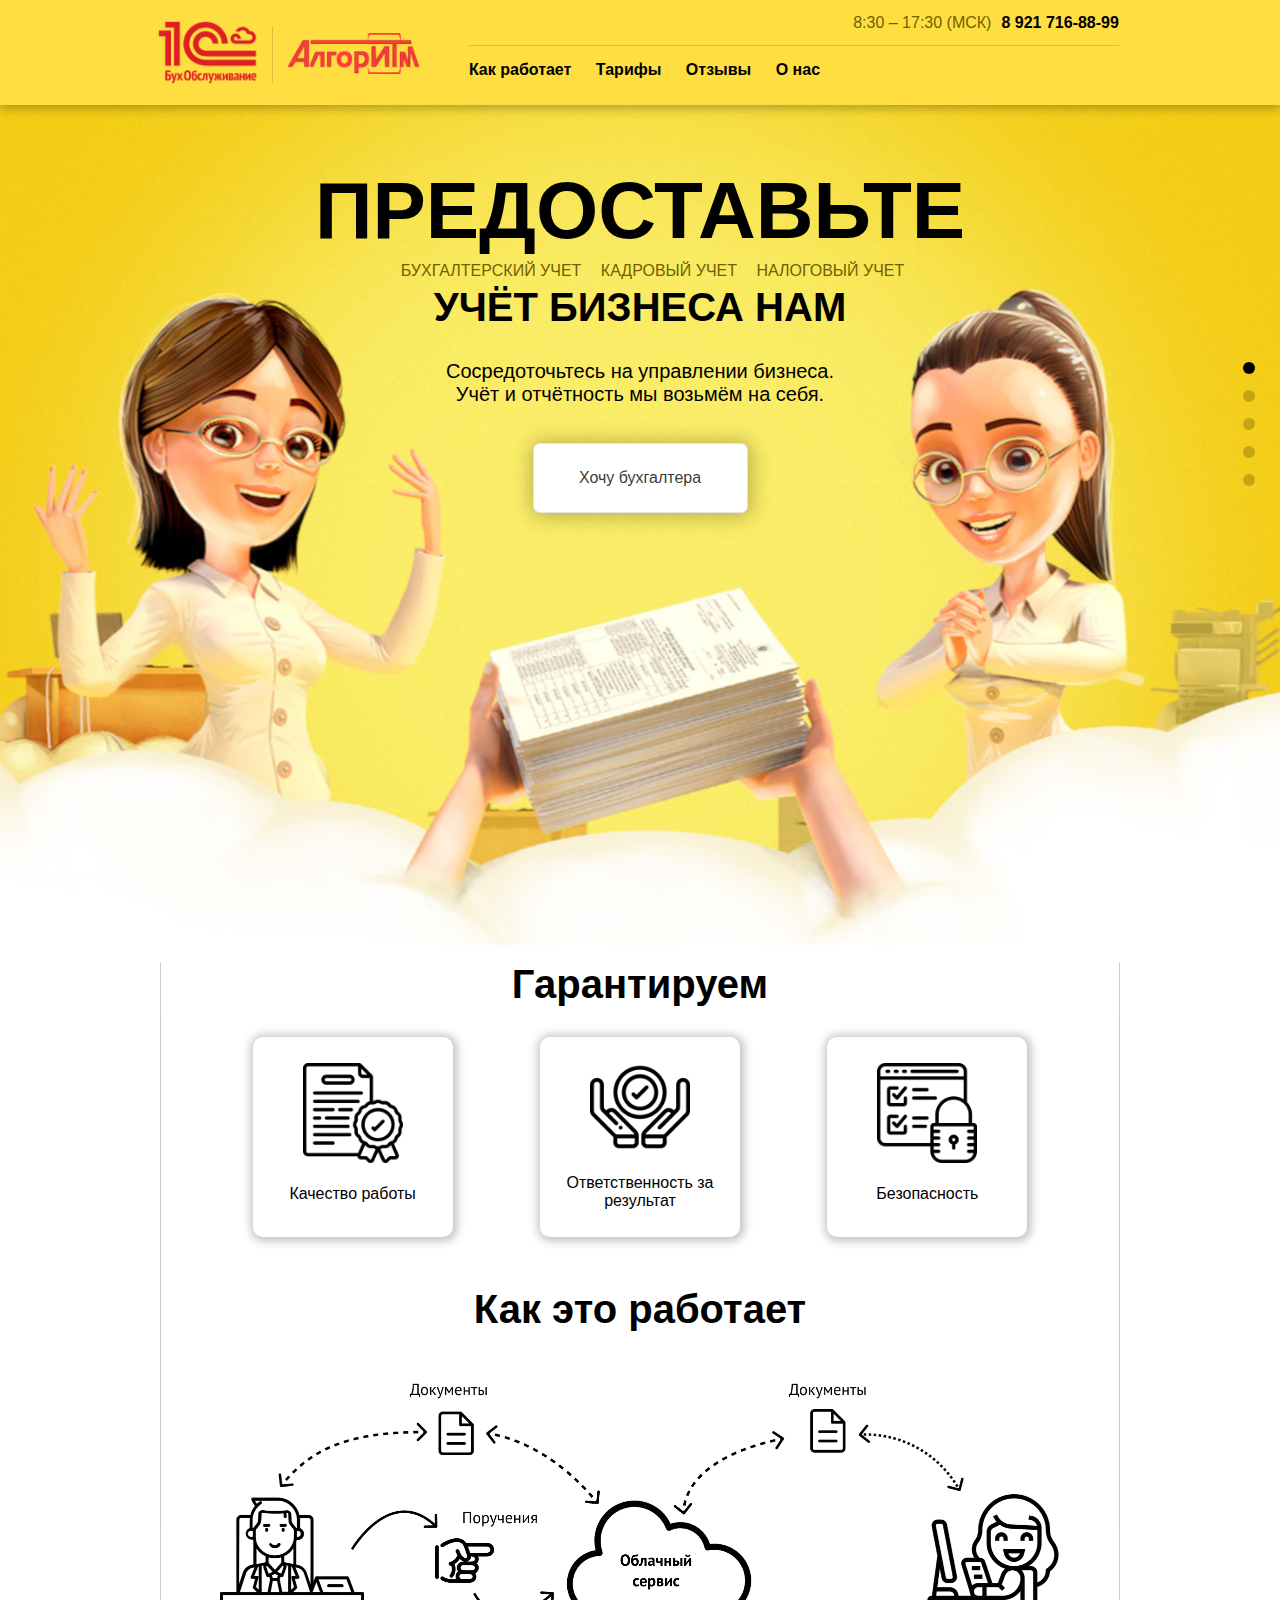
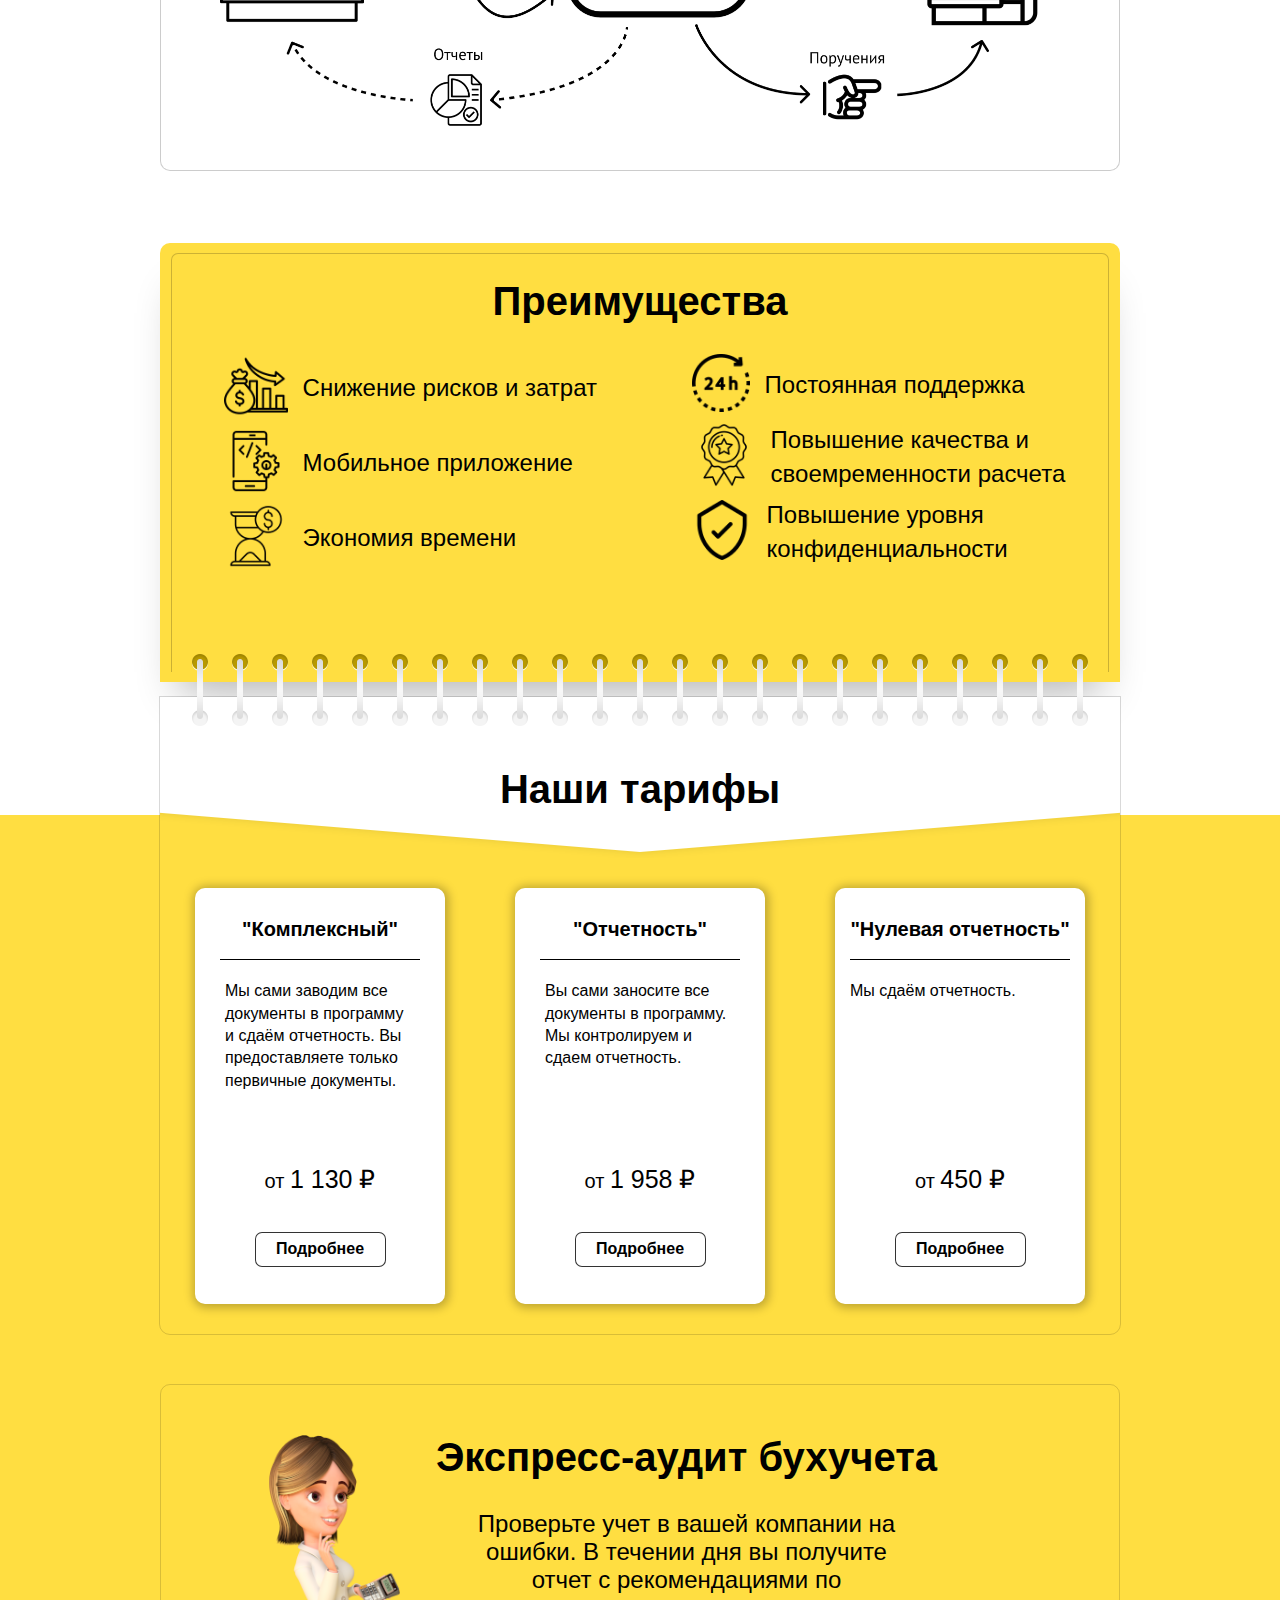
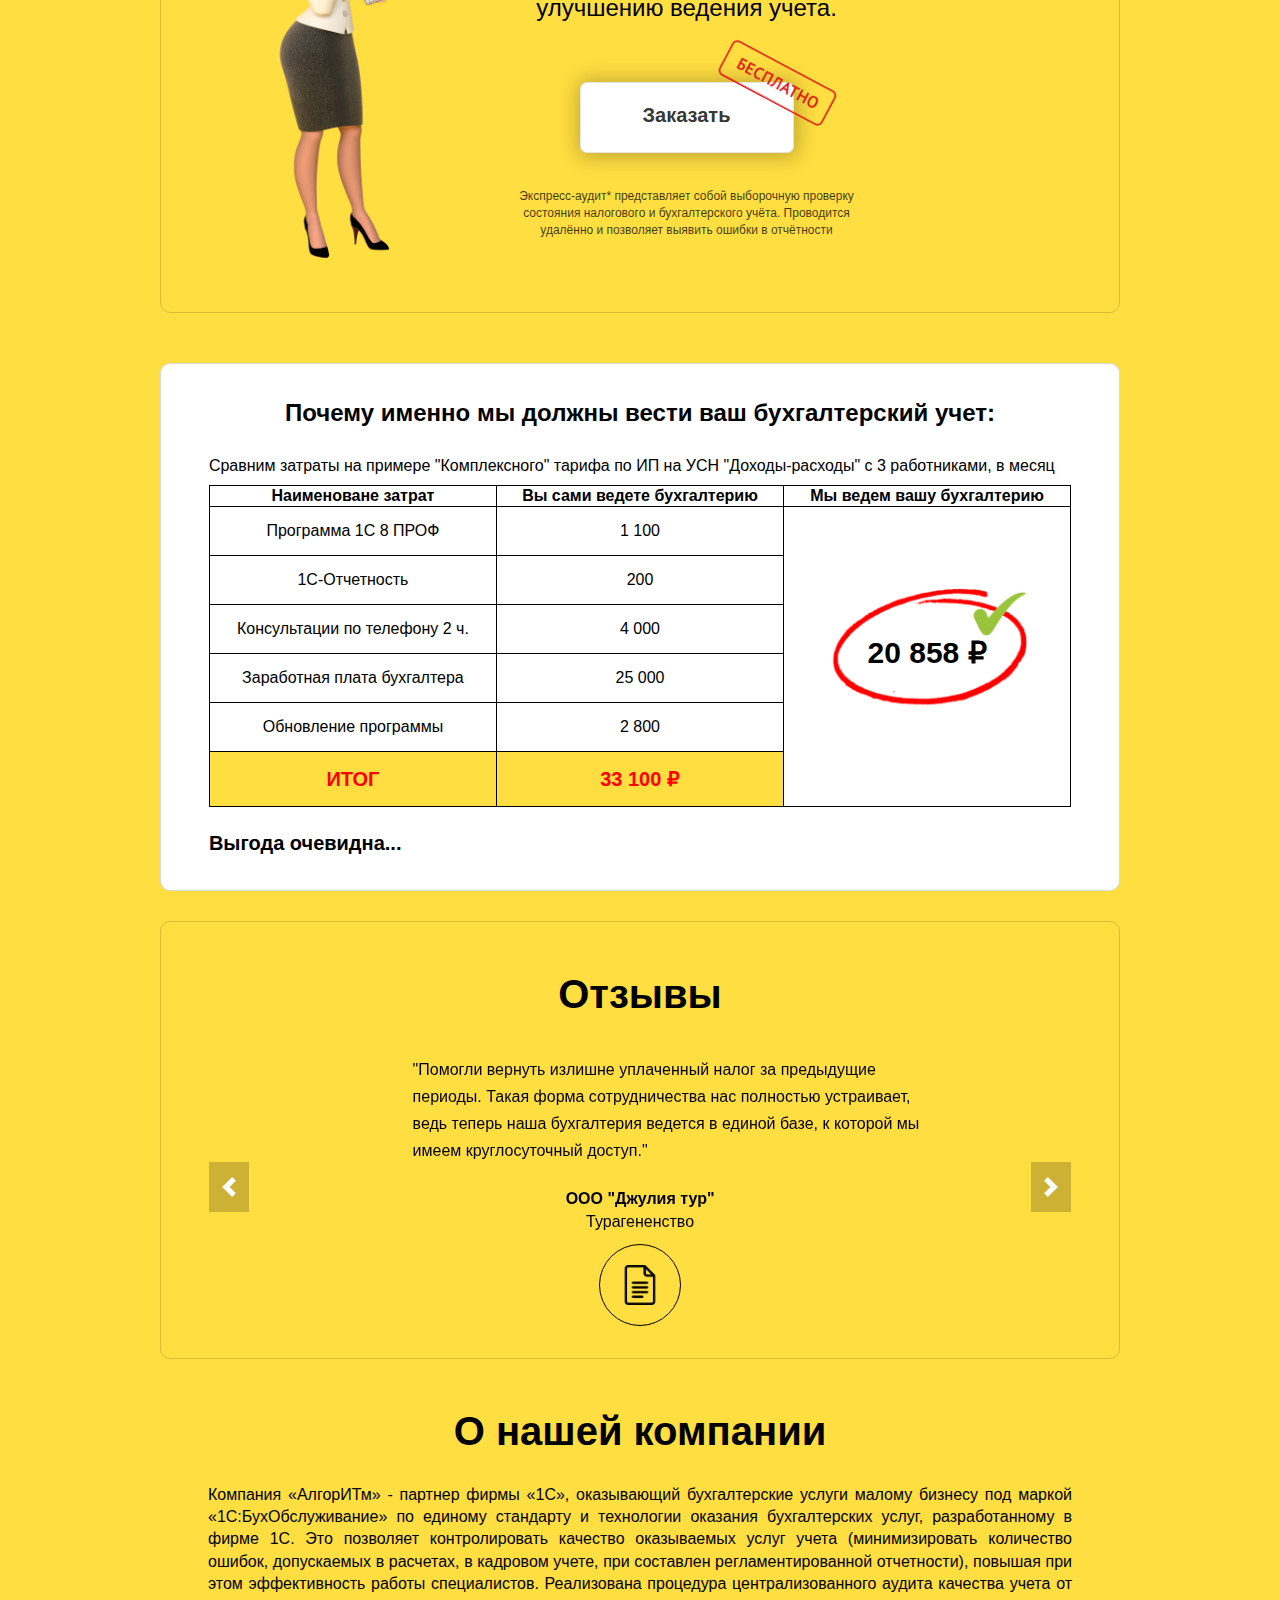
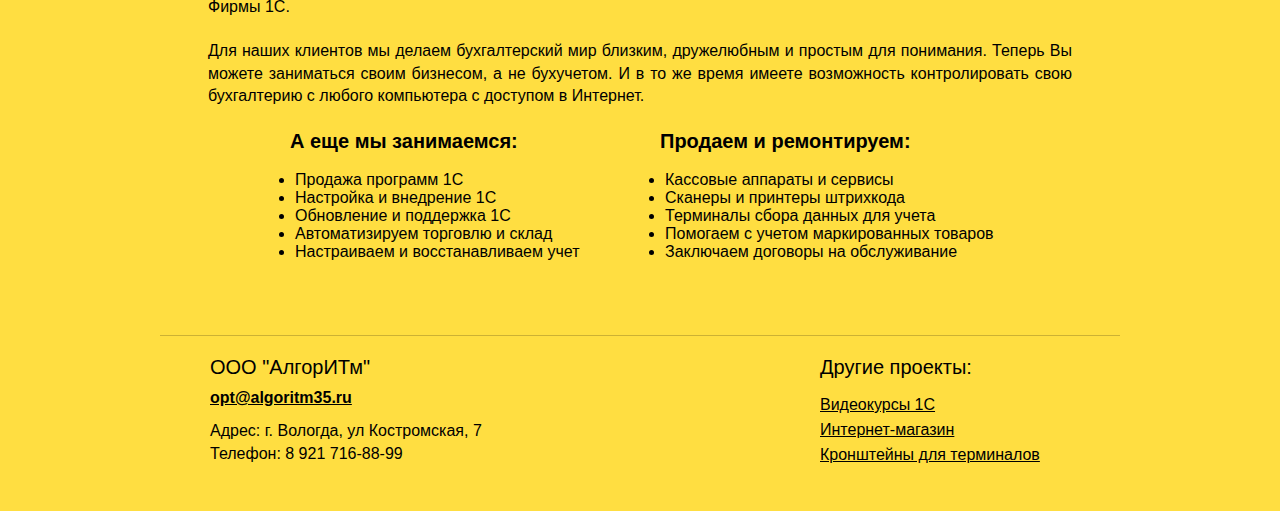
<file: index.html>
<!DOCTYPE html>
<html lang="ru">
  <head>
    <meta charset="UTF-8" />
    <meta http-equiv="X-UA-Compatible" content="IE=edge" />
    <meta name="viewport" content="width=device-width, initial-scale=1.0" />
    <link rel="stylesheet" href="./styles/style.css" />
    <link rel="stylesheet" href="./styles/itc-slider.css" />
    <link rel="shortcut icon" href="./img/logo/favicon.ico" type="image/png" />
    <script src="./itc-slider.js" defer></script>
    <title>Главная страница</title>
  </head>

  <body class="body">
    <div class="header" id="main-anchor">
      <a href="./index.html" style="text-decoration: none">
        <div class="logo-container">
          <div class="1c-logo">
            <img
              src="./img/logo/red_on_white_sized_3-update.png"
              alt="Логитип 1с"
              class="img-1c"
            />
          </div>
          <div class="algotitm-logo">
            <img
              src="./img/logo/algoritmlogored-update.png"
              alt="Логитип АлгорИТм"
              class="img-algoritm"
            />
          </div>
        </div>
      </a>
      <div class="info-container">
        <div class="info-container-top">
          <div class="info-container-top-logo-container">
            <div class="1c-logo">
              <img
                src="./img/logo/red_on_white_sized_3-update.png"
                alt="Логитип 1с"
                class="img-1c"
              />
            </div>
            <div class="algotitm-logo">
              <img
                src="./img/logo/algoritmlogored-update.png"
                alt="Логитип АлгорИТм"
                class="img-algoritm"
              />
            </div>
          </div>
          <div class="info-container-top-text">
            <p class="additional-text mrgn10">8:30 – 17:30 (МСК)</p>
            <p class="bold">8 921 716-88-99</p>
          </div>
        </div>
        <div class="info-container-bot">
          <a href="#pluses" class="links bold">Как работает</a>
          <a href="#tarif-anchor" class="links bold">Тарифы</a>
          <a href="#reviews-anchor" class="links bold">Отзывы</a>
          <a href="#about-us-anchor" class="links bold" style="margin: 0"
            >О нас</a
          >
        </div>
      </div>
    </div>
    <div class="right-anchors-container">
      <ul>
        <li class="li-m">
          <div class="block-anchor">
            <a class="hover active" href="#main-anchor"></a>
            <span class="hidden">Главная</span>
          </div>
        </li>
        <li class="li-m">
          <div class="block-anchor">
            <a class="hover unactive" href="#pluses"></a>
            <span class="hidden">Плюсы</span>
          </div>
        </li>
        <li class="li-m">
          <div class="block-anchor">
            <a class="hover unactive" href="#tarif-anchor"></a>
            <span class="hidden">Тарифы</span>
          </div>
        </li>
        <li class="li-m">
          <div class="block-anchor">
            <a class="hover unactive" href="#audit-anchor"></a>
            <span class="hidden">Аудит</span>
          </div>
        </li>
        <li class="li-m">
          <div class="block-anchor">
            <a class="hover unactive" href="#reviews-anchor"></a>
            <span class="hidden">Отзывы</span>
          </div>
        </li>
      </ul>
    </div>
    <div class="main-content">
      <div class="bgimage center-text">
        <h1>Предоставьте</h1>
        <ul class="ulh">
          <li class="additional-text lih">БУХГАЛТЕРСКИЙ УЧЕТ</li>
          <li class="additional-text lih">КАДРОВЫЙ УЧЕТ</li>
          <li class="additional-text lih">НАЛОГОВЫЙ УЧЕТ</li>
        </ul>
        <h2 class="h2 zh2">УЧЁТ БИЗНЕСА НАМ</h2>
        <p class="header20">
          Сосредоточьтесь на управлении бизнеса.<br />
          Учёт и отчётность мы возьмём на себя.
        </p>
        <button class="btn" id="0" onclick="orderopn(this)">
          <div class="">Хочу бухгалтера</div>
        </button>
        <!-- The Modal -->
        <div id="myOrderModal" class="modal">
          <!-- Модальное содержание -->
          <div class="order-content">
            <div class="orderservice-container">
              <div class="order-header">
                <button class="close" onclick="ordercls(this)" id="0">
                  &times;
                </button>
                <h2 class="order-name">Заказать услугу</h2>
              </div>
              <div class="entry-field">
                <input name="name" placeholder="Ваше имя" class="field" />
                <input
                  name="telephone"
                  type="text"
                  placeholder="Ваш телефон*"
                  class="field"
                />
                <input
                  name="telephone"
                  type="text"
                  placeholder="Ваш E-mail"
                  class="field"
                />
                <div class="form-sobs">
                  <p class="type-of-ownership">
                    Укажите вашу форму собственности
                  </p>
                  <p style="padding-top: 5%">
                    <input
                      type="radio"
                      name="form"
                      id="answer1"
                      value="IP"
                      style="vertical-align: middle; margin: -2px 0 0 0"
                    />
                    <label for="answer1">ИП</label>
                  </p>
                  <p style="padding-top: 5%">
                    <input
                      type="radio"
                      name="form"
                      id="answer2"
                      value="OOO"
                      style="vertical-align: middle; margin: -2px 0 0 0"
                    />
                    <label for="answer2">ООО</label>
                  </p>
                </div>
                <div class="form-employe">
                  <p class="number-of-employees">Сколько у вас сотрудников?</p>
                  <p style="padding-top: 5%">
                    <input
                      type="radio"
                      name="number"
                      id="1"
                      value="no"
                      style="vertical-align: middle; margin: -2px 0 0 0"
                    />
                    <label for="answer1">Нет</label>
                  </p>
                  <p style="padding-top: 5%">
                    <input
                      type="radio"
                      name="number"
                      id="2"
                      value="do"
                      style="vertical-align: middle; margin: -2px 0 0 0"
                    />
                    <label for="answer2">До 10</label>
                  </p>
                  <p style="padding-top: 5%">
                    <input
                      type="radio"
                      name="number"
                      id="3"
                      value="bolee"
                      style="vertical-align: middle; margin: -2px 0 0 0"
                    />
                    <label for="answer2">Более 10</label>
                  </p>
                </div>
              </div>
              <div class="submit-an-application">
                <button class="submit-button">
                  <p>Отправить заявку</p>
                </button>
              </div>
            </div>
          </div>
        </div>
      </div>
      <div class="main-yellow-bg">
        <div class="main-content-wrapper pos">
          <div class="borderh" id="pluses">
            <div class="warranty mrgnblk">
              <h2 class="h2 v">Гарантируем</h2>
              <div class="block-container">
                <div class="block">
                  <img
                    src="./img/quality-update.png"
                    alt=""
                    class="warranty-img"
                  />
                  <div>Качество работы</div>
                </div>
                <div class="block">
                  <img
                    src="./img/responsibility-update.png"
                    alt=""
                    class="warranty-img2"
                  />
                  <div>
                    Ответственность за <br />
                    результат
                  </div>
                </div>
                <div class="block">
                  <img
                    src="./img/defense-update.png"
                    alt=""
                    class="warranty-img"
                  />
                  <div>Безопасность</div>
                </div>
              </div>
            </div>
            <div class="howitwork v">
              <h2 class="h2">Как это работает</h2>
              <img src="./img/howitwork.png" alt="" class="howitwork-img" />
            </div>
          </div>
          <div class="bloknot"></div>
          <div class="benefits">
            <div class="benefits-border">
              <h2 class="h2">Преимущества</h2>
              <div class="benefits-container">
                <div class="benefits-column-first">
                  <div class="risk-reduction">
                    <div class="benefits-img">
                      <img
                        src="./img/benefits/decline-update.png"
                        class="risk-img"
                      />
                    </div>
                    <div class="benefits-text">
                      <p class="benefits-text-p">Снижение рисков и затрат</p>
                    </div>
                  </div>
                  <div class="mobile-app">
                    <div class="benefits-img">
                      <img
                        src="./img/benefits/mobile-update.png"
                        class="mobile-img"
                      />
                    </div>
                    <div class="benefits-text">
                      <p class="benefits-text-p">Мобильное приложение</p>
                    </div>
                  </div>
                  <div class="time-saving">
                    <div class="benefits-img">
                      <img
                        src="./img/benefits/time-update.png"
                        class="time-img"
                      />
                    </div>
                    <div class="benefits-text">
                      <p class="benefits-text-p">Экономия времени</p>
                    </div>
                  </div>
                </div>
                <div class="benefits-column-second">
                  <div class="support">
                    <div class="benefits-img">
                      <img src="./img/benefits/24h-update.png" class="h-img" />
                    </div>
                    <div class="benefits-text">
                      <p class="benefits-text-p">Постоянная поддержка</p>
                    </div>
                  </div>
                  <div class="quality">
                    <div class="benefits-img">
                      <img
                        src="./img/benefits/quality2-update.png"
                        class="quality-img"
                      />
                    </div>
                    <div class="benefits-text">
                      <p class="benefits-text-p">
                        Повышение качества и своемременности расчета
                      </p>
                    </div>
                  </div>
                  <div class="promotion">
                    <div class="benefits-img">
                      <img
                        src="./img/benefits/shield-update.png"
                        class="shield-img"
                      />
                    </div>
                    <div class="benefits-text">
                      <p class="benefits-text-p">
                        Повышение уровня конфиденциальности
                      </p>
                    </div>
                  </div>
                </div>
              </div>
            </div>
          </div>
          <div class="tariffs" id="tarif-anchor">
            <h2 class="pdng nono">Наши тарифы</h2>
            <div class="yellow-arrow"></div>
            <div class="tariffs-container">
              <div class="tariffs-blocks">
                <div class="tariffs-blocks-header">"Комплексный"</div>
                <div class="tariffs-blocks-text">
                  Мы сами заводим все документы в программу и сдаём отчетность.
                  Вы предоставляете только первичные документы.
                </div>
                <div class="tariffs-blocks-price">от <b>1 130 ₽</b></div>
                <button
                  class="tariffs-blocks-button"
                  onclick="opn(this)"
                  id="0"
                >
                  Подробнее
                </button>
                <!-- The Modal -->
                <div id="myModal" class="modal">
                  <!-- Модальное содержание -->
                  <div class="modal-content">
                    <div class="modal-header">
                      <button class="close" onclick="gg(this)">&times;</button>
                      <h2 class="tariff_name">Тариф Комплексный</h2>
                    </div>
                    <div class="tariff_btn">
                      <button class="ip" onclick="ip(this)">ИП</button>
                      <button class="ooo" onclick="ooo(this)">ООО</button>
                    </div>
                    <div class="modal-body">
                      <div class="tables">
                        <div id="ip">
                          <div class="tables-ip-container-tarif-complex">
                            <table border="1" cellspacing="0">
                              <caption>
                                Индивидуальный предприниматель с сотрудниками
                              </caption>
                              <tr>
                                <th>Налоговая система</th>
                                <th>Количество документов</th>
                                <th>Количество сотрудников</th>
                                <th>Стоимость в месяц руб.</th>
                              </tr>
                              <tr>
                                <td rowspan="4" style="font-weight: bold">
                                  УСН "Доходы"
                                </td>
                                <td>до 10 операций</td>
                                <td>1</td>
                                <td>4085.00</td>
                              </tr>
                              <tr>
                                <td>до 30 операций</td>
                                <td>2</td>
                                <td>10128.00</td>
                              </tr>
                              <tr>
                                <td>до 50 операций</td>
                                <td>3</td>
                                <td>17773.00</td>
                              </tr>
                              <tr>
                                <td>до 80 операций</td>
                                <td>3</td>
                                <td>28453.00</td>
                              </tr>
                            </table>
                            <table border="1" cellspacing="0">
                              <tr>
                                <td rowspan="4" style="font-weight: bold">
                                  УСН "Доходы-расходы"
                                </td>
                                <td>до 10 операций</td>
                                <td>1</td>
                                <td>4765.00</td>
                              </tr>
                              <tr>
                                <td>до 30 операций</td>
                                <td>2</td>
                                <td>11858.00</td>
                              </tr>
                              <tr>
                                <td>до 50 операций</td>
                                <td>3</td>
                                <td>20858.00</td>
                              </tr>
                              <tr>
                                <td>до 80 операций</td>
                                <td>3</td>
                                <td>33570.00</td>
                              </tr>
                            </table>
                            <table border="1" cellspacing="0">
                              <tr>
                                <td rowspan="4" style="font-weight: bold">
                                  Патент
                                </td>
                                <td>до 10 операций</td>
                                <td>1</td>
                                <td>3350.00</td>
                              </tr>
                              <tr>
                                <td>до 30 операций</td>
                                <td>2</td>
                                <td>8255.00</td>
                              </tr>
                              <tr>
                                <td>до 50 операций</td>
                                <td>3</td>
                                <td>14430.00</td>
                              </tr>
                              <tr>
                                <td>до 80 операций</td>
                                <td>3</td>
                                <td>22905.00</td>
                              </tr>
                            </table>
                            <table border="1" cellspacing="0">
                              <tr>
                                <td rowspan="4" style="font-weight: bold">
                                  Патент+УСН "Доходы"
                                </td>
                                <td>до 10 операций</td>
                                <td>1</td>
                                <td>5610.00</td>
                              </tr>
                              <tr>
                                <td>до 30 операций</td>
                                <td>2</td>
                                <td>14018.00</td>
                              </tr>
                              <tr>
                                <td>до 50 операций</td>
                                <td>3</td>
                                <td>24713.00</td>
                              </tr>
                              <tr>
                                <td>до 80 операций</td>
                                <td>3</td>
                                <td>39968.00</td>
                              </tr>
                            </table>
                          </div>
                          <div
                            class="tables-ip-container-tarif-complex-no-employees"
                          >
                            <table border="1" cellspacing="0">
                              <caption>
                                Индивидуальный предприниматель без сотрудников
                              </caption>
                              <tr>
                                <th>Налоговая система</th>
                                <th>Количество документов</th>
                                <th>Стоимость в месяц руб.</th>
                              </tr>
                              <tr>
                                <td rowspan="4" style="font-weight: bold">
                                  УСН "Доходы"
                                </td>
                                <td>до 10 операций</td>
                                <td>1424.00</td>
                              </tr>
                              <tr>
                                <td>до 30 операций</td>
                                <td>3631.00</td>
                              </tr>
                              <tr>
                                <td>до 50 операций</td>
                                <td>6479.00</td>
                              </tr>
                              <tr>
                                <td>до 80 операций</td>
                                <td>10751.00</td>
                              </tr>
                            </table>
                            <table border="1" cellspacing="0">
                              <tr>
                                <td rowspan="4" style="font-weight: bold">
                                  УСН "Доходы-расходы"
                                </td>
                                <td>до 10 операций</td>
                                <td>1696</td>
                              </tr>
                              <tr>
                                <td>до 30 операций</td>
                                <td>4323.00</td>
                              </tr>
                              <tr>
                                <td>до 50 операций</td>
                                <td>7713.00</td>
                              </tr>
                              <tr>
                                <td>до 80 операций</td>
                                <td>12798.00</td>
                              </tr>
                            </table>
                            <table border="1" cellspacing="0">
                              <tr>
                                <td rowspan="4" style="font-weight: bold">
                                  Патент
                                </td>
                                <td>до 10 операций</td>
                                <td>1130.00</td>
                              </tr>
                              <tr>
                                <td>до 30 операций</td>
                                <td>2882.00</td>
                              </tr>
                              <tr>
                                <td>до 50 операций</td>
                                <td>5142.00</td>
                              </tr>
                              <tr>
                                <td>до 80 операций</td>
                                <td>8532.00</td>
                              </tr>
                            </table>
                            <table border="1" cellspacing="0">
                              <tr>
                                <td rowspan="4" style="font-weight: bold">
                                  Патент+УСН "Доходы"
                                </td>
                                <td>до 10 операций</td>
                                <td>2034.00</td>
                              </tr>
                              <tr>
                                <td>до 30 операций</td>
                                <td>5187.00</td>
                              </tr>
                              <tr>
                                <td>до 50 операций</td>
                                <td>9255.00</td>
                              </tr>
                              <tr>
                                <td>до 80 операций</td>
                                <td>15357.00</td>
                              </tr>
                            </table>
                            <div class="services-not-included-in-the-tariff">
                              Услуги, не вошедшие в тариф, оцениваются по
                              прейскуранту: в часах, документах и других
                              конкретных единицах. Перечень дополнительных услуг
                              подбирается индивидуально для каждого клиента.
                              Дополнительные услуги оказываются только после
                              согласования с Вами их объема и стоимости.
                            </div>
                          </div>
                        </div>
                        <div id="ooo">
                          <div class="tables-ooo-container-tarif-complex">
                            <table border="1" cellspacing="0">
                              <tr>
                                <th>Налоговая система</th>
                                <th>Количество документов</th>
                                <th>Количество сотрудников</th>
                                <th>Стоимость в месяц руб.</th>
                              </tr>
                              <tr>
                                <td rowspan="4" style="font-weight: bold">
                                  УСН "Доходы"
                                </td>
                                <td>до 10 операций</td>
                                <td>1</td>
                                <td>4085.00</td>
                              </tr>
                              <tr>
                                <td>до 30 операций</td>
                                <td>2</td>
                                <td>10128.00</td>
                              </tr>
                              <tr>
                                <td>до 50 операций</td>
                                <td>3</td>
                                <td>17773.00</td>
                              </tr>
                              <tr>
                                <td>до 80 операций</td>
                                <td>3</td>
                                <td>28453.00</td>
                              </tr>
                            </table>
                            <table border="1" cellspacing="0">
                              <tr>
                                <td rowspan="4" style="font-weight: bold">
                                  УСН "Доходы-расходы"
                                </td>
                                <td>до 10 операций</td>
                                <td>1</td>
                                <td>4765.00</td>
                              </tr>
                              <tr>
                                <td>до 30 операций</td>
                                <td>2</td>
                                <td>11858.00</td>
                              </tr>
                              <tr>
                                <td>до 50 операций</td>
                                <td>3</td>
                                <td>20858.00</td>
                              </tr>
                              <tr>
                                <td>до 80 операций</td>
                                <td>3</td>
                                <td>33570.00</td>
                              </tr>
                            </table>
                            <table border="1" cellspacing="0">
                              <tr>
                                <td rowspan="4" style="font-weight: bold">
                                  ОСН
                                </td>
                                <td>до 10 операций</td>
                                <td>1</td>
                                <td>6175.00</td>
                              </tr>
                              <tr>
                                <td>до 30 операций</td>
                                <td>2</td>
                                <td>15458.00</td>
                              </tr>
                              <tr>
                                <td>до 50 операций</td>
                                <td>3</td>
                                <td>27283.00</td>
                              </tr>
                              <tr>
                                <td>до 80 операций</td>
                                <td>3</td>
                                <td>44233.00</td>
                              </tr>
                            </table>
                            <div class="services-not-included-in-the-tariff">
                              Услуги, не вошедшие в тариф, оцениваются по
                              прейскуранту: в часах, документах и других
                              конкретных единицах. Перечень дополнительных услуг
                              подбирается индивидуально для каждого клиента.
                              Дополнительные услуги оказываются только после
                              согласования с Вами их объема и стоимости.
                            </div>
                          </div>
                        </div>
                      </div>
                    </div>
                  </div>
                </div>
              </div>
              <div class="tariffs-blocks">
                <div class="tariffs-blocks-header">"Отчетность"</div>
                <div class="tariffs-blocks-text">
                  Вы сами заносите все документы в программу. Мы контролируем и
                  сдаем отчетность.
                </div>
                <div class="tariffs-blocks-price">от <b>1 958 ₽</b></div>
                <button
                  class="tariffs-blocks-button"
                  onclick="opn(this)"
                  id="1"
                >
                  Подробнее
                </button>
                <!-- The Modal -->
                <div id="myModal" class="modal">
                  <!-- Модальное содержание -->
                  <div class="modal-content">
                    <div class="modal-header">
                      <button class="close" onclick="gg(this)">&times;</button>
                      <h2 class="tariff_name">Тариф Отчётность</h2>
                    </div>
                    <div class="tariff_btn">
                      <button class="ip" onclick="ip(this)">ИП</button>
                      <button class="ooo" onclick="ooo(this)">ООО</button>
                    </div>
                    <div class="modal-body">
                      <div id="ip">
                        <div class="tables-ip-container-tarif-reporting">
                          <table border="1" cellspacing="0">
                            <tr>
                              <th>Налоговая система</th>
                              <th>ИП с работниками. Стоимость в месяц</th>
                              <th>ИП без работников. Стоимость в месяц</th>
                            </tr>
                            <tr>
                              <td style="font-weight: bold">УСН "Доходы"</td>
                              <td>4895.00</td>
                              <td>1958.00</td>
                            </tr>
                            <tr>
                              <td style="font-weight: bold">
                                УСН "Доходы-расходы"
                              </td>
                              <td>5825.00</td>
                              <td>2330.00</td>
                            </tr>
                            <tr>
                              <td style="font-weight: bold">Патент</td>
                              <td>3885.00</td>
                              <td>1554.00</td>
                            </tr>
                            <tr>
                              <td style="font-weight: bold">
                                Патент+УСН "Доходы"
                              </td>
                              <td>6990.00</td>
                              <td>2796.00</td>
                            </tr>
                            <tr>
                              <td style="font-weight: bold">
                                Патент+УСН "Доходы-расходы"
                              </td>
                              <td>6990.00</td>
                              <td>2796.00</td>
                            </tr>
                            <tr>
                              <td style="font-weight: bold">Патент+ОСН</td>
                              <td>8155.00</td>
                              <td>3262.00</td>
                            </tr>
                            <tr>
                              <td style="font-weight: bold">ОСН</td>
                              <td>7765.00</td>
                              <td>3106.00</td>
                            </tr>
                            <tr>
                              <td style="font-weight: bold">ЕСХН</td>
                              <td>5825.00</td>
                              <td>2330.00</td>
                            </tr>
                          </table>
                          <div class="services-not-included-in-the-tariff">
                            Услуги, не вошедшие в тариф, оцениваются по
                            прейскуранту: в часах, документах и других
                            конкретных единицах. Перечень дополнительных услуг
                            подбирается индивидуально для каждого клиента.
                            Дополнительные услуги оказываются только после
                            согласования с Вами их объема и стоимости.
                          </div>
                        </div>
                      </div>
                      <div id="ooo">
                        <div class="tables-ooo-container-tarif-reporting">
                          <table border="1" cellspacing="0">
                            <tr>
                              <th>Налоговая система</th>
                              <th>ООО с работниками. Стоимость в месяц</th>
                            </tr>
                            <tr>
                              <td style="font-weight: bold">УСН "Доходы"</td>
                              <td>4895.00</td>
                            </tr>
                            <tr>
                              <td style="font-weight: bold">
                                УСН "Доходы-расходы"
                              </td>
                              <td>5825.00</td>
                            </tr>
                            <tr>
                              <td style="font-weight: bold">Патент</td>
                              <td>3885.00</td>
                            </tr>
                            <tr>
                              <td style="font-weight: bold">
                                Патент+УСН "Доходы"
                              </td>
                              <td>6990.00</td>
                            </tr>
                            <tr>
                              <td style="font-weight: bold">
                                Патент+УСН "Доходы-расходы"
                              </td>
                              <td>6990.00</td>
                            </tr>
                            <tr>
                              <td style="font-weight: bold">Патент+ОСН</td>
                              <td>8155.00</td>
                            </tr>
                            <tr>
                              <td style="font-weight: bold">ОСН</td>
                              <td>7765.00</td>
                            </tr>
                            <tr>
                              <td style="font-weight: bold">ЕСХН</td>
                              <td>5825.00</td>
                            </tr>
                          </table>
                          <div class="services-not-included-in-the-tariff">
                            Услуги, не вошедшие в тариф, оцениваются по
                            прейскуранту: в часах, документах и других
                            конкретных единицах. Перечень дополнительных услуг
                            подбирается индивидуально для каждого клиента.
                            Дополнительные услуги оказываются только после
                            согласования с Вами их объема и стоимости.
                          </div>
                        </div>
                      </div>
                    </div>
                  </div>
                </div>
              </div>
              <div class="tariffs-blocks">
                <div class="tariffs-blocks-header three">
                  "Нулевая отчетность"
                </div>
                <div class="tariffs-blocks-text three">
                  Мы сдаём отчетность.
                </div>
                <div class="tariffs-blocks-price">от <b>450 ₽</b></div>
                <button
                  class="tariffs-blocks-button"
                  onclick="opn(this)"
                  id="2"
                >
                  Подробнее
                </button>
                <!-- The Modal -->
                <div id="myModal" class="modal">
                  <!-- Модальное содержание -->
                  <div class="modal-content">
                    <div class="modal-header">
                      <button class="close" onclick="gg(this)">&times;</button>
                      <h2 class="tariff_name">Тариф Нулевая Отчётность</h2>
                    </div>
                    <div class="tariff_btn">
                      <button class="ip" onclick="ip(this)">ИП</button>
                      <button class="ooo" onclick="ooo(this)">ООО</button>
                    </div>
                    <div class="modal-body">
                      <div id="ip">
                        <div class="tables-ip-container-tarif-zero-reporting">
                          <table border="1" cellspacing="0">
                            <tr>
                              <th>Налоговая система</th>
                              <th>ИП с работниками. Стоимость в месяц</th>
                              <th>ИП без работников. Стоимость в месяц</th>
                            </tr>
                            <tr>
                              <td style="font-weight: bold">УСН "Доходы"</td>
                              <td>1100.00</td>
                              <td>450.00</td>
                            </tr>
                            <tr>
                              <td style="font-weight: bold">
                                УСН "Доходы-расходы"
                              </td>
                              <td>1300.00</td>
                              <td>500.00</td>
                            </tr>
                            <tr>
                              <td style="font-weight: bold">Патент</td>
                              <td>850.00</td>
                              <td>350.00</td>
                            </tr>
                            <tr>
                              <td style="font-weight: bold">
                                Патент+УСН "Доходы"
                              </td>
                              <td>1550.00</td>
                              <td>600.00</td>
                            </tr>
                            <tr>
                              <td style="font-weight: bold">
                                Патент+УСН "Доходы-расходы"
                              </td>
                              <td>1550.00</td>
                              <td>600.00</td>
                            </tr>
                            <tr>
                              <td style="font-weight: bold">Патент+ОСН</td>
                              <td>1800.00</td>
                              <td>700.00</td>
                            </tr>
                            <tr>
                              <td style="font-weight: bold">ОСН</td>
                              <td>1700.00</td>
                              <td>700.00</td>
                            </tr>
                            <tr>
                              <td style="font-weight: bold">ЕСХН</td>
                              <td>1300.00</td>
                              <td>500.00</td>
                            </tr>
                          </table>
                          <div class="services-not-included-in-the-tariff">
                            Услуги, не вошедшие в тариф, оцениваются по
                            прейскуранту: в часах, документах и других
                            конкретных единицах. Перечень дополнительных услуг
                            подбирается индивидуально для каждого клиента.
                            Дополнительные услуги оказываются только после
                            согласования с Вами их объема и стоимости.
                          </div>
                        </div>
                      </div>
                      <div id="ooo">
                        <div class="tables-ooo-container-tarif-zero-reporting">
                          <table border="1" cellspacing="0">
                            <tr>
                              <th>Налоговая система</th>
                              <th>ООО с работниками. Стоимость в месяц</th>
                            </tr>
                            <tr>
                              <td style="font-weight: bold">УСН "Доходы"</td>
                              <td>1100.00</td>
                            </tr>
                            <tr>
                              <td style="font-weight: bold">
                                УСН "Доходы-расходы"
                              </td>
                              <td>1300.00</td>
                            </tr>
                            <tr>
                              <td style="font-weight: bold">Патент</td>
                              <td>850.00</td>
                            </tr>
                            <tr>
                              <td style="font-weight: bold">
                                Патент+УСН "Доходы"
                              </td>
                              <td>1550.00</td>
                            </tr>
                            <tr>
                              <td style="font-weight: bold">
                                Патент+УСН "Доходы-расходы"
                              </td>
                              <td>1550.00</td>
                            </tr>
                            <tr>
                              <td style="font-weight: bold">Патент+ОСН</td>
                              <td>1800.00</td>
                            </tr>
                            <tr>
                              <td style="font-weight: bold">ОСН</td>
                              <td>1700.00</td>
                            </tr>
                            <tr>
                              <td style="font-weight: bold">ЕСХН</td>
                              <td>1300.00</td>
                            </tr>
                          </table>
                          <div class="services-not-included-in-the-tariff">
                            Услуги, не вошедшие в тариф, оцениваются по
                            прейскуранту: в часах, документах и других
                            конкретных единицах. Перечень дополнительных услуг
                            подбирается индивидуально для каждого клиента.
                            Дополнительные услуги оказываются только после
                            согласования с Вами их объема и стоимости.
                          </div>
                        </div>
                      </div>
                    </div>
                  </div>
                </div>
              </div>
            </div>
          </div>
          <div class="express-audit v" id="audit-anchor">
            <div class="express-audit-container">
              <div class="express-audit-image">
                <img src="img/girl-update.png" class="audit-img" />
              </div>
              <div class="express-audit-text-container">
                <h2 class="h2">Экспресс-аудит бухучета</h2>
                <div class="express-audit-text">
                  Проверьте учет в вашей компании на ошибки. В течении дня вы
                  получите отчет с рекомендациями по улучшению ведения учета.
                </div>
                <div class="express-audit-button">
                  <button class="audit-order-button" onclick="orderopn(this)">
                    <p class="button-name">Заказать</p>
                    <img src="img/red-free.png" class="freeimg" />
                  </button>
                </div>
                <div class="express-audit-description">
                  Экспресс-аудит* представляет собой выборочную проверку<br />
                  состояния налогового и бухгалтерского учёта. Проводится<br />
                  удалённо и позволяет выявить ошибки в отчётности
                </div>
              </div>
            </div>
          </div>
          <div class="profit v" style="background-color: white">
            <div class="profit-container">
              <div class="tables-profit">
                <h2 class="table-header h2">
                  Почему именно мы должны вести ваш бухгалтерский учет:
                </h2>
                <p class="table-profit-text">
                  Сравним затраты на примере "Комплекcного" тарифа по ИП на УСН
                  "Доходы-расходы" с 3 работниками, в месяц
                </p>
                <table border="1" cellspacing="0" class="profit-table">
                  <tr>
                    <th>Наименоване затрат</th>
                    <th>Вы сами ведете бухгалтерию</th>
                    <th>Мы ведем вашу бухгалтерию</th>
                  </tr>
                  <tr>
                    <td>Программа 1С 8 ПРОФ</td>
                    <td>1 100</td>
                    <td rowspan="6" style="font-weight: bold">
                      <p class="profit-payment">20 858 ₽</p>
                      <img
                        src="./img/red_kryg_galka.png"
                        alt=""
                        class="kryg-galka"
                      />
                    </td>
                  </tr>
                  <tr>
                    <td>1С-Отчетность</td>
                    <td>200</td>
                  </tr>
                  <tr>
                    <td>Консультации по телефону 2 ч.</td>
                    <td>4 000</td>
                  </tr>
                  <tr>
                    <td>Заработная плата бухгалтера</td>
                    <td>25 000</td>
                  </tr>
                  <tr>
                    <td>Обновление программы</td>
                    <td>2 800</td>
                  </tr>
                  <tr>
                    <td style="background-color: #ffde41">
                      <p class="table-result">ИТОГ</p>
                    </td>
                    <td style="background-color: #ffde41">
                      <p class="table-result">33 100 ₽</p>
                    </td>
                  </tr>
                </table>
                <p class="table-text-bold">Выгода очевидна...</p>
              </div>
            </div>
          </div>
          <div class="reviews" id="reviews-anchor">
            <h2 class="h2">Отзывы</h2>
            <div class="reviews-container">
              <div
                class="itc-slider"
                data-slider="itc-slider"
                data-autoplay="true"
              >
                <div class="itc-slider__wrapper">
                  <div class="itc-slider__items">
                    <div class="itc-slider__item">
                      <div class="slider-content">
                        <p class="slider-content-text">
                          "Помогли вернуть излишне уплаченный налог за
                          предыдущие периоды. Такая форма сотрудничества нас
                          полностью устраивает, ведь теперь наша бухгалтерия
                          ведется в единой базе, к которой мы имеем
                          круглосуточный доступ."
                        </p>
                      </div>
                      <div class="slider-text-name">ООО "Джулия тур"</div>
                      <div class="slider-job">Турагененство</div>
                      <div class="img-position">
                        <button class="doc-btn" onclick="opndoc(this)" id="0">
                          <div class="slider-img">
                            <img
                              src="./img/document-update.png"
                              class="slider-img-circle"
                            />
                          </div>
                        </button>
                      </div>
                    </div>
                    <div class="itc-slider__item">
                      <div class="slider-content">
                        <p class="slider-content-text">
                          "Специалисты компании отзывчивые и компетентные
                          сотрудники с опытом работы. Всегда оказывают помощь по
                          любому вопросу, касающемуся бухгалтерии, сдачи
                          отчетности, да и в целом по бухгалтерскому
                          обслуживанию."
                        </p>
                      </div>
                      <div class="slider-text-name">ООО "ПИТ СТОП"</div>
                      <div class="slider-job">Шины и диски</div>
                      <div class="img-position">
                        <button class="doc-btn" onclick="opndoc(this)" id="1">
                          <div class="slider-img">
                            <img
                              src="./img/document-update.png"
                              class="slider-img-circle"
                            />
                          </div>
                        </button>
                      </div>
                    </div>
                  </div>
                </div>
                <!-- Кнопки для перехода к предыдущему и следующему слайду -->
                <button class="itc-slider__btn itc-slider__btn_prev"></button>
                <button class="itc-slider__btn itc-slider__btn_next"></button>
              </div>
              <!-- The Modal -->
              <div id="myDocModal" class="modal">
                <!-- Модальное содержание -->
                <div class="doc-content">
                  <div class="doc-container">
                    <div class="doc-img-container">
                      <img
                        src="./img/reviews/review1-update.png"
                        alt="Здесь должен присутствовать отзыв"
                        width="100%"
                        height="auto"
                        class="doc-image"
                        style="display: none"
                        id="0"
                      />
                      <img
                        src="./img/reviews/review2-update.png"
                        alt="Здесь должен присутствовать отзыв"
                        width="100%"
                        height="auto"
                        class="doc-image"
                        style="display: none"
                        id="1"
                      />
                    </div>
                  </div>
                </div>
              </div>
            </div>
          </div>
          <div class="about-our-company mrgnblk v" id="about-us-anchor">
            <div class="about-our-company-container">
              <h2 class="about-mrgn">О нашей компании</h2>
              <div class="about-our-company-text">
                Компания «АлгорИТм» - партнер фирмы «1C», оказывающий
                бухгалтерские услуги малому бизнесу под маркой
                «1C:БухОбслуживание» по единому стандарту и технологии оказания
                бухгалтерских услуг, разработанному в фирме 1C. Это позволяет
                контролировать качество оказываемых услуг учета (минимизировать
                количество ошибок, допускаемых в расчетах, в кадровом учете, при
                составлен регламентированной отчетности), повышая при этом
                эффективность работы специалистов. Реализована процедура
                централизованного аудита качества учета от Фирмы 1C.
                <br /><br />
                Для наших клиентов мы делаем бухгалтерский мир близким,
                дружелюбным и простым для понимания. Теперь Вы можете заниматься
                своим бизнесом, а не бухучетом. И в то же время имеете
                возможность контролировать свою бухгалтерию с любого компьютера
                с доступом в Интернет.<br /><br />
              </div>
              <div class="twoside-container">
                <div class="about-our-company-left">
                  <p class="bold twoside-container-header">
                    А еще мы занимаемся:
                  </p>
                  <br />
                  <ul style="padding-left: 15px">
                    <li>Продажа программ 1С</li>
                    <li>Настройка и внедрение 1С</li>
                    <li>Обновление и поддержка 1С</li>
                    <li>Автоматизируем торговлю и склад</li>
                    <li>Настраиваем и восстанавливаем учет</li>
                  </ul>
                </div>
                <div class="about-our-company-right">
                  <p class="bold twoside-container-header">
                    Продаем и ремонтируем:
                  </p>
                  <br />
                  <ul style="padding-left: 15px">
                    <li>Кассовые аппараты и сервисы</li>
                    <li>Сканеры и принтеры штрихкода</li>
                    <li>Терминалы сбора данных для учета</li>
                    <li>Помогаем с учетом маркированных товаров</li>
                    <li>Заключаем договоры на обслуживание</li>
                  </ul>
                </div>
              </div>
            </div>
          </div>
        </div>
        <div class="footer">
          <div class="first-column">
            <!--<div class="logo-container" style="margin-left: 0px;">
                            <div class="1c-logo">
                                <img src="./img/logo/red_on_white_sized_3.png" alt="Логитип 1с" class="img-1c">
                            </div>
                            <div class="algotitm-logo">
                                <img src="./img/algoritmlogored.png" alt="Логитип АлгорИТм" class="img-algoritm">
                            </div>
                        </div>-->
            <div class="footer-header">ООО "АлгорИТм"</div>
            <div class="footer-email">opt@algoritm35.ru</div>
            <div class="footer-adress">
              Адрес: г. Вологда, ул Костромская, 7
            </div>
            <div class="footer-telephone">Телефон: 8 921 716-88-99</div>
          </div>
          <div class="second-column">
            <div class="second-column-header">Другие проекты:</div>
            <a href="http://edu.posplanet.ru" class="footer-a">Видеокурсы 1С</a>
            <a href="http://posplanet.ru/catalog" class="footer-a"
              >Интернет-магазин</a
            >
            <a href="http://standpos.ru" class="footer-a"
              >Кронштейны для терминалов</a
            >
          </div>
        </div>
      </div>
    </div>
    <script>
      let body = document.getElementsByClassName('body')[0];
      let modal = document.querySelectorAll('[id = "myModal"]');
      let ipb = document.querySelectorAll('[id = "ip"]');
      let ooob = document.querySelectorAll('[id = "ooo"]');
      let ipbtn = document.getElementsByClassName('ip');
      let ooobtn = document.getElementsByClassName('ooo');

      let orderModal = document.querySelectorAll('[id = "myOrderModal"]');

      let docModal = document.querySelectorAll('[id = "myDocModal"]');
      let docimgs = document.getElementsByClassName('doc-image');

      function orderopn(elem) {
        orderModal[0].style.display = 'block';
        body.style.overflow = 'hidden';
      }

      function ordercls(elem) {
        orderModal[0].style.display = 'none';
        body.style.overflow = 'visible';
      }

      function opndoc(elem) {
        docModal[0].style.display = 'block';
        body.style.overflow = 'hidden';
        for (let i = 0; i < docimgs.length; i++) {
          if (elem.id == docimgs[i].id) {
            docimgs[i].style.display = 'block';
          }
        }
      }

      function clsdoc(elem) {
        docModal[0].style.display = 'none';
        body.style.overflow = 'visible';
        for (let i = 0; i < docimgs.length; i++) {
          docimgs[i].style.display = 'none';
        }
      }

      for (let i = 0; i < modal.length; i++) {
        ooob[i].style.display = 'none';
      }

      function opn(elem) {
        modal[elem.id].style.display = 'block';
        body.style.overflow = 'hidden';
        for (let i = 0; i < modal.length; i++) {
          ipbtn[i].style.backgroundColor = '#ffde41';
          ipb[i].style.display = 'block';
          ooob[i].style.display = 'none';
          ooobtn[i].style.backgroundColor = 'white';
        }
      }

      function gg(elem) {
        for (let i; i < ipbtn.length; i++) {
          ipbtn[i].style.backgroundColor = '#ffde41';
        }
        for (let i = 0; i < modal.length; i++) {
          modal[i].style.display = 'none';
        }
        body.style.overflow = 'visible';
      }

      function ip(elem) {
        for (let i = 0; i < modal.length; i++) {
          ipb[i].style.display = 'block';
          ooobtn[i].style.backgroundColor = 'white';
          ooob[i].style.display = 'none';
        }
        elem.style.backgroundColor = '#ffde41';
      }

      function ooo(elem) {
        for (let i = 0; i < modal.length; i++) {
          ipb[i].style.display = 'none';
          ipbtn[i].style.backgroundColor = 'white';
          ooob[i].style.display = 'block';
        }
        elem.style.backgroundColor = '#ffde41';
      }

      document.addEventListener('click', function (evt) {
        for (let i = 0; i < modal.length; i++) {
          if (evt.target == modal[i]) {
            modal[i].style.display = 'none';
            body.style.overflow = 'visible';
          }
        }
        if (evt.target == orderModal[0]) {
          orderModal[0].style.display = 'none';
          body.style.overflow = 'visible';
        }
        if (evt.target == docModal[0]) {
          docModal[0].style.display = 'none';
          body.style.overflow = 'visible';
          for (let i = 0; i < docimgs.length; i++) {
            docimgs[i].style.display = 'none';
          }
        }
      });

      const anchors = document.querySelectorAll('a.hover');

      for (let anchor of anchors) {
        anchor.addEventListener('click', function (e) {
          e.preventDefault();
          const blockID = anchor.getAttribute('href');
          document.querySelector(blockID).scrollIntoView({
            behavior: 'smooth',
            block: 'start',
          });
        });
      }

      window.addEventListener('scroll', () => {
        let scrollDistance = window.scrollY;

        document.querySelectorAll('.v').forEach((el, i) => {
          if (
            el.offsetTop - document.querySelector('a.hover').clientHeight <=
            scrollDistance
          ) {
            document.querySelectorAll('a.hover').forEach((el) => {
              if (el.classList.contains('active')) {
                el.classList.remove('active');
                el.classList.add('unactive');
              }
            });
            document
              .querySelectorAll('.block-anchor')
              [i].querySelector('a.hover')
              .classList.remove('unactive');
            document
              .querySelectorAll('.block-anchor')
              [i].querySelector('a.hover')
              .classList.add('active');
          }
        });
      });
    </script>
  </body>
</html>
</file>
<file: styles/style.css>
* {
  margin: 0;
  font: 16px 'PTSans-Regular', sans-serif;
  scrollbar-width: none;
}

th,
td {
  border-style: solid;
}

.body {
  overflow: visible;
}

b {
  font-size: 25px;
}

body::-webkit-scrollbar {
  width: 0;
}

/* text */

.mrgn10 {
  margin-right: 10px;
}

.additional-text {
  font-size: 16px;
  color: rgb(113, 95, 0);
}

.bold {
  font-weight: bold;
}

.links {
  text-decoration: none;
  margin-right: 20px;
  color: black;
}

.ulh .lih {
  display: inline-block;
  position: relative;
  margin-right: 15px;
  margin-bottom: 5px;
  box-sizing: border-box;
}

.center-text {
  text-align: center;
}

h1 {
  font-size: 80px;
  text-transform: uppercase;
  font-weight: bold;
  margin-bottom: 5px;
  margin-top: 60px;
}

h2 {
  font-size: 40px;
  font-weight: bold;
  text-align: center;
}

.h2 {
  margin-bottom: 30px;
}

.header20 {
  font-size: 20px;
  margin: 30px 0 37px 0;
}

/* Header */

.header {
  position: relative;
  height: 105px;
  box-shadow: 0.01px 3px 10px rgba(0, 0, 0, 0.3);
  display: flex;
  justify-content: center;
  background-color: rgb(255, 222, 65);
  z-index: 99;
}

.logo-container {
  display: flex;
  margin-left: 8px;
}

.img-1c {
  height: 105px;
  margin-right: 10px;
}

.img-1c-top {
  height: 70px;
  margin-right: 5px;
}

.info-container-top-logo-container {
  display: flex;
  margin-left: 8px;
}

.algotitm-logo {
  border-left: 0.5px solid rgb(216, 188, 69);
  height: 57px;
  margin-top: auto;
  margin-bottom: auto;
}

.img-algoritm {
  width: 131px;
  height: 41px;
  margin-right: 50px;
  padding-left: 15px;
  margin-top: 7px;
}

.info-container {
  width: 650px;
  height: 99px;
  margin-right: 16px;
}

.info-container-top {
  height: 45px;
  border-bottom: 1px solid rgb(216, 188, 69);
  display: flex;
  justify-content: flex-end;
  align-items: center;
}

.info-container-bot {
  height: 52.5px;
  padding-top: 15px;
}

/* Anchors */

.right-anchors-container {
  position: fixed;
  top: 40%;
  left: 94%;
  z-index: 3;
}

.active {
  background-color: black;
  opacity: 1;
}

.unactive {
  background-color: black;
  opacity: 0.2;
}

.hover {
  display: inline-block;
  width: 12px;
  height: 12px;
  border-radius: 50%;
}

.right-anchors-container > ul > li > div > a:hover {
  cursor: pointer;
}

.right-anchors-container > ul > li {
  list-style-type: none;
  margin-bottom: 10px;
}

.block-anchor {
  position: relative;
}

.hidden {
  display: none;
  position: absolute;
  bottom: -2px;
  left: -80px;
  width: 57px;
  background-color: black;
  border-radius: 3px;
  color: white;
  padding: 5px;
  text-align: center;
  -moz-box-shadow: 0 1px 1px rgba(0, 0, 0, 0.16);
  -webkit-box-shadow: 0 1px 1px rgba(0, 0, 0, 0.16);
  box-shadow: 0 1px 1px rgba(0, 0, 0, 0.16);
  font-size: 12px;
}

.hover + .hidden:before {
  content: ' ';
  position: absolute;
  top: 21%;
  left: 107%;
  margin-left: -5px;
  border-width: 5px;
  border-style: solid;
  height: 0;
  width: 0;
  border: 7px solid transparent;
  border-right: 7px solid #fff;
  border-color: transparent transparent transparent black;
  z-index: 2;
}

.hover + .hidden:after {
  content: ' ';
  position: absolute;
  top: 21%;
  left: 107%;
  margin-left: -5px;
  border-width: 5px;
  border-style: solid;
  height: 0;
  width: 0;
  border: 7px solid transparent;
  border-right: 7px solid #fff;
  border-color: transparent transparent transparent rgba(0, 0, 0, 0.16);
  z-index: 1;
}

.hover:hover + .hidden {
  display: block;
}

/* Main content */

.mrgnblk {
  margin-bottom: 50px;
}

.main-content {
  display: flex;
  flex-direction: column;
}

.main-content-wrapper {
  width: 960px;
  border-radius: 10px;
  margin: 10px auto 10px auto;
  /* background-color: yellow; 
    border: 1px solid black;*/
}

/* Start block */

.bgimage {
  width: 100%;
  height: 840px;
}

.bgimage {
  background: url(../img/main-fon/main-fon-update.jpg) no-repeat center center;
}

.btn {
  width: 215px;
  height: 70px;
  background: #ffffff;
  border: 1px solid rgba(0, 0, 0, 0.1);
  box-shadow: 1px 1px 20px 3px rgba(0, 0, 0, 0.25);
  border-radius: 7px;
  font-size: 20px;
  font-weight: bold;
  color: rgba(0, 0, 0, 0.8);
}

.btn:hover {
  cursor: pointer;
  background-color: #f3f3f3;
}

.circle {
  width: 4px;
  height: 4px;
  border-radius: 100%;
  color: rgb(113, 95, 0);
}

/* How It Actually works*/

.howitwork {
  text-align: center;
}

.howitwork-img {
  width: 850px;
}

/* warranty */

.warranty {
  text-align: center;
}

.block-container {
  width: 90%;
  margin: auto;
  display: flex;
  flex-direction: row;
  justify-content: space-around;
}

.block {
  width: 200px;
  height: 200px;
  background: #ffffff;
  box-shadow: 1px 1px 10px 3px rgba(0, 0, 0, 0.25);
  border-radius: 10px;
  transition: all 0.8s cubic-bezier(0.165, 0.84, 0.44, 1);
}

.block:hover {
  transform: translate(10px);
}

.block:after {
  border-radius: 5px;
  width: 100%;
  height: 100%;
  box-shadow: 0 5px 15px rgba(0, 0, 0, 0.5);
  opacity: 0;
  transition: all 0.8s cubic-bezier(0.165, 0.84, 0.44, 1);
}

.warranty-img {
  width: 100px;
  height: 100px;
  margin: 26px 0 18px 0;
}

.warranty-img2 {
  width: 100px;
  height: 100px;
  margin: 20px 0 13px 0;
}

/* bloknot */

.bloknot {
  background: url(../img/fr-lines-x-2.png) repeat-x left top;
  height: 72px;
  width: 920px;
  box-sizing: border-box;
  outline: none;
  position: relative;
  bottom: -483px;
  margin: 0 auto;
  z-index: 1;
}

/* benefits */

.benefits {
  background-color: #ffde41;
  padding-top: 10px;
  padding-bottom: 10px;
  border-radius: 10px 10px 0 0;
  box-shadow: 0 30px 40px -20px rgba(0, 0, 0, 0.3);
  margin-bottom: 15px;
}

.benefits-border {
  width: 97.5%;
  border: 1px solid rgba(0, 0, 0, 0.2);
  border-width: 1px 1px 0 1px;
  margin: 0 auto;
  border-radius: 7px 7px 0 0;
  padding-top: 25px;
}

.benefits-container {
  display: flex;
  justify-content: space-around;
  padding-bottom: 100px;
}

.benefits-column-first {
  display: flex;
  flex-direction: column;
}

.benefits-column-second {
  display: flex;
  flex-direction: column;
}

.risk-reduction {
  display: flex;
  align-items: center;
}

.risk-img {
  width: 64px;
  height: 64px;
}

.benefits-text-p {
  font-size: 24px;
  line-height: 140%;
  width: 300px;
}

.benefits-img {
  margin-right: 4%;
}

.mobile-app {
  margin-top: 2%;
  display: flex;
  align-items: center;
}

.mobile-img {
  width: 64px;
  height: 64px;
}

.time-saving {
  margin-top: 2%;
  display: flex;
  align-items: center;
}

.time-img {
  width: 64px;
  height: 64px;
}

.support {
  display: flex;
  align-items: center;
}

.h-img {
  height: 58px;
  width: 58px;
}

.quality {
  margin-top: 2%;
  display: flex;
  align-items: center;
}

.quality-img {
  height: 64px;
  width: 64px;
}

.promotion {
  margin-top: 2%;
  display: flex;
  align-items: center;
}

.shield-img {
  height: 60px;
  width: 60px;
}

/*///////////////////////*/

.main-yellow-bg {
  background-color: #ffde41;
  margin-top: 1470px;
}

/* tariffs */

.pos {
  position: relative;
  top: -1463px;
  height: 2700px;
}

.tariffs {
  background-color: white;
  padding-top: 10px;
  border-radius: 0 0 10px 10px;
  outline: 1px solid rgba(0, 0, 0, 0.15);
}

.tarriff-border {
  width: 97.5%;
  margin: 0 auto;
  border-radius: 7px;
}

.yellow-arrow {
  display: block;
  width: 100%;
  height: 46px;
  background: url('../img/fr-our-client-block-arrow.png') no-repeat center
    center;
}

.tariffs-container {
  display: flex;
  justify-content: space-around;
  padding-bottom: 30px;
  padding-top: 30px;
  background-color: #ffde41;
}

.pdng {
  padding-top: 60px;
}

.tariffs-blocks-header {
  font-size: 20px;
  font-weight: bold;
  text-align: center;
  padding-top: 30px;
  border-bottom: 1px solid black;
  padding-bottom: 18px;
  width: 200px;
  margin: 0 auto 0 auto;
}

.tariffs-blocks-text {
  line-height: 140%;
  width: 190px;
  margin: 20px auto 0 auto;
  height: 135px;
  margin-bottom: 50px;
}

.three {
  width: 220px;
}

.tariffs-blocks {
  width: 250px;
  height: 416px;
  display: flex;
  flex-direction: column;
  background: #ffffff;
  box-shadow: 1px 1px 10px 3px rgba(0, 0, 0, 0.25);
  border-radius: 10px;
}

.tariffs-blocks-button {
  width: 131px;
  height: 35px;

  background: #ffffff;
  border: 1px solid rgba(0, 0, 0, 0.8);
  border-radius: 7px;

  text-align: center;
  margin: auto;
  cursor: pointer;

  font-weight: bold;
}

.tariffs-blocks-button:hover {
  cursor: pointer;
  background-color: #f3f3f3;
}

.tariffs-blocks-price {
  font-size: 20px;
  text-align: center;
}

/* yellow bg */

.yellow-bg {
  background-color: #ffde41;
  width: 100%;
  height: 2000px;
  position: absolute;
  z-index: -1;
  top: 2200px;
}

/* express audit */

.freeimg {
  position: relative;
  height: 39px;
  transform: rotate(28deg);
  padding-left: 35%;
  top: -80px;
  left: 60px;
}

.express-audit {
  border: 1px solid rgba(0, 0, 0, 0.15);
  border-width: 1px 1px 1px 1px;
  margin-top: 50px;
  border-radius: 10px 10px;
}

.express-audit-container {
  display: flex;
  justify-content: space-evenly;
  padding: 50px 0 50px 0;
  width: 90%;
  margin: auto;
}

.audit-img {
  width: 131px;
  height: 423px;
  padding-left: 60px;
}

.express-audit-text-container {
  padding-right: 98px;
}

.express-audit-text-header {
  font-size: 40px;
  font-weight: bold;
  text-align: center;
}

.express-audit-text {
  font-size: 24px;
  text-align: center;
  padding-top: 30px;
  padding: 0 12.5% 0 12.5%;
}

.audit-order-button {
  width: 214px;
  height: 71px;

  background: #ffffff;
  border: 1px solid rgba(0, 0, 0, 0.1);
  box-shadow: 1px 1px 20px 3px rgba(0, 0, 0, 0.25);
  border-radius: 7px;
  cursor: pointer;
}

.button-name {
  font-weight: bold;
  font-size: 20px;
  color: rgba(0, 0, 0, 0.8);
  margin-top: 20px;
}

.express-audit-button {
  display: flex;
  flex-direction: column;
  align-items: center;
  margin-top: 60px;
}

.express-audit-description {
  font-size: 12px;
  line-height: 140%;
  text-align: center;
  color: rgba(0, 0, 0, 0.75);
  padding-top: 35px;
}

/* reviews */

.reviews {
  margin-top: 30px;
  padding-top: 50px;
  padding-bottom: 30px;
  border: 1px solid rgba(0, 0, 0, 0.15);
  border-width: 1px 1px 1px 1px;
  border-radius: 10px;
}

.reviews-container {
  width: 90%;
  margin: auto;
}

.itc-slider__item {
  width: 800px;
  background-color: rgb(255, 222, 65);
  display: flex;
  flex-direction: column;
}

.slider-content-text {
  line-height: 170%;
  width: 524px;
}

.slider-content {
  display: flex;
  justify-content: center;
  margin-left: 8%;
  margin-top: 1%;
}

.slider-text-name {
  font-weight: bold;
  text-align: center;
  margin-top: 3%;
}

.slider-job {
  text-align: center;
  margin-top: 5px;
}

.img-position {
  display: flex;
  justify-content: center;
  margin-top: 12px;
}

.doc-btn {
  background-color: #ffde41;
  border: 0px;
}

.slider-img {
  width: 80px;
  height: 80px;
  border-radius: 100%;
  border: 1px solid black;
  display: flex;
  justify-content: center;
  align-items: center;
}

.slider-img:hover {
  cursor: pointer;
}

.slider-img-circle {
  width: 40px;
  height: 40px;
}

.doc-content {
  border-radius: 10px;
  position: relative;
  background-color: #fefefe;
  margin: auto;
  padding: 0;
  width: 900px;
  box-shadow: 1px 1px 10px 3px rgba(0, 0, 0, 0.25);
  -webkit-animation-name: animatetop;
  -webkit-animation-duration: 0.4s;
  animation-name: animatetop;
  animation-duration: 0.4s;
  margin-bottom: 110px;
  text-align: left;
}

.doc-container {
  width: 100%;
  background-color: white;
  border-radius: 10px;
}

.doc-header {
  text-align: center;
  color: black;
  padding-right: 20px;
}

/* about our company */

.about-our-company-container {
  display: flex;
  margin-top: 50px;
  flex-direction: column;
  justify-content: center;
}

.about-our-company-first {
  padding-left: 16px;
  padding-right: 62px;
}

.about-our-company-text-header {
  font-size: 40px;
  font-weight: bold;
}

.about-our-company-text {
  line-height: 140%;
  text-align: justify;
  width: 90%;
  margin: auto;
}

.about-logo-container {
  display: flex;
  padding-top: 45px;
  width: 90%;
  margin: auto;
}

.about-img-1c {
  height: 105px;
  margin-right: 10px;
}

.about-algotitm-logo {
  border-left: 0.5px solid rgb(0, 0, 0);
  height: 57px;
  margin-top: auto;
  margin-bottom: auto;
}

.about-img-algoritm {
  width: 131px;
  height: 41px;
  margin-right: 50px;
  padding-left: 15px;
  margin-top: 7px;
}

.about-mrgn {
  margin-bottom: 30px;
}

.twoside-container {
  display: flex;
  flex-direction: row;
  width: 75%;
  margin: auto;
}

.about-our-company-left {
  width: 50%;
  word-wrap: break-word;
  padding-right: 10px;
}

.about-our-company-right {
  width: 50%;
  padding-left: 10px;
}
/* footer */

.footer {
  width: 960px;
  border: 1px solid rgba(0, 0, 0, 0.2);
  border-width: 1px 0 0 0;
  margin: 0 auto 40px auto;
  display: flex;
  flex-direction: row;
  justify-content: space-between;
}

.first-column {
  width: 300px;
  margin-top: 20px;
  margin-left: 50px;
}

.second-column {
  margin-top: 20px;
  width: 250px;
  display: flex;
  flex-direction: column;
  margin-right: 50px;
}

.second-column-header {
  font-size: 20px;
  margin-bottom: 17px;
}

.footer-header {
  font-size: 20px;
}

.footer-email {
  font-size: 16px;
  font-weight: bold;
  text-decoration-line: underline;
  margin-top: 10px;
}

.footer-adress {
  font-size: 16px;
  margin-top: 15px;
}

.footer-telephone {
  font-size: 16px;
  margin-top: 5px;
}

.input-footer {
  outline: 1px solid #ffde41;
  border: 1px solid black;
  border-width: 0 0 1px 0;
  margin-top: 12px;
  box-sizing: border-box;
  padding: 5px;
  background-color: #ffde41;
}

.footer-btn {
  width: 131px;
  height: 35px;
  background: #ffffff;
  border: 1px solid rgba(0, 0, 0, 0.8);
  text-align: center;
  margin-top: 20px;
  cursor: pointer;
  font-weight: bold;
}

.footer-a {
  text-decoration: underline;
  color: #000;
  margin-bottom: 7px;
}

.twoside-container-header {
  font-size: 20px;
  padding-left: 10px;
}

/* profit */

.profit {
  border: 1px solid rgba(0, 0, 0, 0.15);
  border-width: 1px 1px 1px 1px;
  margin-top: 50px;
  border-radius: 10px 10px;
}

.tables-profit {
  width: 90%;
  margin: auto;
}

.table-result {
  font-weight: bold;
  font-size: 20px;
  color: red;
}

.profit-payment {
  font-weight: bold;
  font-size: 30px;
  position: relative;
  top: 60px;
}

.kryg-galka {
  position: relative;
  height: 125px;
  top: -22px;
}

.table-header {
  font-size: 24px;
  font-weight: bold;
  text-align: center;
  margin-top: 35px;
}

.table-profit-text {
  margin-bottom: 10px;
}

.table-text-bold {
  font-size: 20px;
  font-weight: bold;
  padding-bottom: 35px;
}

/* orderservice */

.screen-display {
  display: flex;
  justify-content: center;
  margin-top: 3%;
  margin-bottom: 30px;
}

.form-sobs {
  width: 80%;
}

.form-employe {
  width: 80%;
}

.orderservice-container {
  font-family: 'PT Sans', sans-serif;
  width: 100%;
  background-color: white;
  border-radius: 10px;
}

.order-header {
  text-align: center;
  color: black;
  padding-top: 3%;
  padding-right: 20px;
}

.entry-field {
  display: flex;
  flex-direction: column;
  align-items: center;
  text-align: start;
  width: 100%;
}

.field {
  background-color: white;
  width: 80%;
  height: 50px;
  border-radius: 10px;
  border: 1px solid rgba(0, 0, 0, 0.4);
  padding-left: 4%;
  margin-top: 6%;
  outline: none;
}

.type-of-ownership {
  font-size: 20px;
  font-weight: regular;
  padding-top: 6%;
}

.number-of-employees {
  font-size: 20px;
  font-weight: regular;
  padding-top: 6%;
}

input[type='radio'],
label {
  cursor: pointer;
}

input[type='radio'] {
  position: relative;
  height: 15px;
  width: 15px;
}

input[type='radio']::before {
  content: '';
  position: absolute;
  top: 50%;
  left: 50%;
  width: 15px;
  height: 15px;
  border-radius: 50%;
  transform: translate(-50%, -50%);
  background-color: white;
  border: 1.5px solid black;
}

input[type='radio']:checked::after {
  content: '';
  position: absolute;
  top: 50%;
  left: 50%;
  width: 10px;
  height: 10px;
  border-radius: 50%;
  background-color: black;
  transform: translate(-50%, -50%);
  visibility: visible;
}

.submit-button {
  border: 0;
  background-color: rgb(255, 222, 65);
  color: black;
  border-radius: 10px;
  width: 80%;
  height: 50px;
  text-align: center;
  cursor: pointer;
  margin-bottom: 35px;
}

.submit-an-application {
  display: flex;
  justify-content: center;
  margin-top: 10%;
}

/* Модальные окна */

.order-body {
  padding: 0;
}

.order-content {
  border-radius: 10px;
  position: relative;
  background-color: #fefefe;
  margin: auto;
  padding: 0;
  width: 500px;
  box-shadow: 1px 1px 10px 3px rgba(0, 0, 0, 0.25);
  -webkit-animation-name: animatetop;
  -webkit-animation-duration: 0.4s;
  animation-name: animatetop;
  animation-duration: 0.4s;
  margin-bottom: 110px;
  text-align: left;
}

.modal {
  display: none;
  position: fixed;
  z-index: 100;
  padding-top: 70px;
  left: 0;
  top: 0;
  width: 100%;
  height: 100%;
  overflow: auto;
  background-color: rgb(0, 0, 0);
  background-color: rgba(0, 0, 0, 0.4);
}

/* Модальное содержание */
.modal-content {
  border-radius: 10px;
  position: relative;
  background-color: #fefefe;
  margin: auto;
  padding: 0;
  width: 900px;
  box-shadow: 1px 1px 10px 3px rgba(0, 0, 0, 0.25);
  -webkit-animation-name: animatetop;
  -webkit-animation-duration: 0.4s;
  animation-name: animatetop;
  animation-duration: 0.4s;
  padding-bottom: 50px;
  margin-bottom: 110px;
}

/* Добавить анимацию */
@-webkit-keyframes animatetop {
  from {
    top: -300px;
    opacity: 0;
  }

  to {
    top: 0;
    opacity: 1;
  }
}

@keyframes animatetop {
  from {
    top: -300px;
    opacity: 0;
  }

  to {
    top: 0;
    opacity: 1;
  }
}

/* Кнопка закрытия */
.close {
  color: black;
  float: right;
  font-size: 28px;
  font-weight: bold;
  border: 0;
  background-color: white;
}

.close:hover,
.close:focus {
  color: #000;
  text-decoration: none;
  cursor: pointer;
}

.modal-header {
  border-radius: 10px 10px 0 0;
  /*border-bottom: 1px solid rgba(0, 0, 0, 0.5);*/
  padding-top: 10px;
  padding-bottom: 10px;
  padding: 10px 16px;
}

.modal-body {
  padding: 2px 16px;
}

.modal-footer {
  border-radius: 0 0 10px 10px;
  padding: 2px 16px;
}

.tariff_btn {
  margin-top: 10px;
  padding: 0 16px;
}

.ip {
  width: 100px;
  height: 30px;
  border: solid black;
  border-width: 1px 1px 1px 1px;
  border-radius: 7px;
  background-color: #ffde41;
  margin-bottom: 10px;
}

.ip:hover {
  cursor: pointer;
}

.ooo {
  width: 100px;
  height: 30px;
  border: solid black;
  border-width: 1px 1px 1px 1px;
  border-radius: 7px;
  background-color: white;
}

.ooo:hover {
  cursor: pointer;
}

.borderh {
  border: solid rgba(0, 0, 0, 0.2);
  border-width: 0px 1px 1px 1px;
  padding-bottom: 20px;
  border-radius: 0 0 10px 10px;
}

.tariff_name {
  text-align: start;
}

/* tables */

caption {
  font-size: 20px;
  font-weight: bold;
  text-align: left;
  caption-side: top;
  margin-bottom: 15px;
}

table {
  width: 100%;
  border: rgba(0, 0, 0, 1);
  table-layout: fixed;
  margin-bottom: 25px;
  border-collapse: collapse;
}

td {
  text-align: center;
  padding-top: 15px;
  padding-bottom: 15px;
}

th {
  text-align: center;
  font-weight: bold;
}

.services-not-included-in-the-tariff {
  font-size: 16px;
  color: rgba(0, 0, 0, 0.9);
  text-align: left;
  line-height: 140%;
  width: 75%;
}

/*  Медиатеги   */
@media screen and (max-width: 930px) {
  .right-anchors-container {
    display: none;
  }

  .pos {
    height: 2620px;
  }

  .benefits-text-p {
    width: 300px;
  }
}

@media screen and (max-width: 850px) {
  .pos {
    height: 2980px;
  }

  .benefits-container {
    align-items: center;
  }

  .benefits-column-first {
    margin-left: 0;
  }

  .benefits-text-p {
    font-size: 24px;
    line-height: 140%;
    width: 100%;
  }

  .benefits-column-second {
    display: flex;
    flex-direction: column;
    margin-top: 4%;
  }

  .benefits-container {
    display: flex;
    flex-direction: column;
    align-items: flex-start;
    margin-left: 20px;
  }
}

@media screen and (max-width: 785px) {
  .pos {
    height: 3475px;
  }
}

@media screen and (max-width: 750px) {
  .pos {
    height: 3475px;
  }

  .benefits-column-first {
    margin-left: 0;
  }

  .benefits-text-p {
    font-size: 24px;
    line-height: 140%;
    width: 100%;
  }

  .benefits-column-second {
    display: flex;
    flex-direction: column;
    margin-top: 4%;
  }

  .benefits-container {
    display: flex;
    flex-direction: column;
    align-items: flex-start;
    margin-left: 20px;
  }
}

@media screen and (max-width: 710px) {
  .pos {
    height: 3525px;
  }
}

@media screen and (max-width: 691px) {
  .pos {
    height: 3720px;
  }
}

@media screen and (max-width: 666px) {
  .pos {
    height: 3820px;
  }
}

@media screen and (max-width: 590px) {
  .pos {
    height: 3885px;
  }
}

@media screen and (max-width: 536px) {
  .pos {
    height: 3900px;
  }
}

@media screen and (max-width: 496px) {
  .pos {
    height: 3730px;
  }
}

@media screen and (max-width: 450px) {
  .pos {
    height: 3810px;
  }
}

@media screen and (max-width: 420px) {
  .pos {
    height: 3900px;
  }
}

@media screen and (max-width: 392px) {
  .pos {
    height: 4030px;
  }

  .benefits-column-first {
    margin-left: 0;
  }

  .benefits-text-p {
    font-size: 24px;
    line-height: 140%;
    width: 100%;
  }

  .benefits-column-second {
    display: flex;
    flex-direction: column;
    margin-top: 4%;
  }

  .benefits-container {
    display: flex;
    flex-direction: column;
    margin-left: 5%;
  }
}

@media screen and (max-width: 378px) {
  .pos {
    height: 4120px;
  }
}

@media screen and (max-width: 350px) {
  .pos {
    height: 4275px;
  }
}

@media screen and (max-width: 338px) {
  .pos {
    height: 3525px;
  }
}

@media screen and (max-width: 337px) {
  .pos {
    height: 3435px;
  }
}

@media screen and (max-width: 327px) {
  .pos {
    height: 3470px;
  }
}

@media screen and (max-width: 315px) {
  .pos {
    height: 3540px;
  }
}

@media screen and (max-width: 295px) {
  .pos {
    height: 3610px;
  }
}

@media screen and (max-width: 285px) {
  .pos {
    height: 3720px;
  }
}

@media screen and (min-width: 270px) and (max-width: 338px) {
  /* tables */

  .bgimage {
    height: 610px;
  }

  td {
    padding-top: 0;
    padding-bottom: 0;
    font-size: 12px;
  }

  th {
    font-size: 12px;
  }

  .right-anchors-container {
    display: none;
  }

  .howitwork-img {
    width: 100%;
  }

  .pdng {
    padding-top: 10px;
  }

  .benefits {
    margin-top: 5%;
  }

  .tariffs {
    outline: none;
  }

  h1 {
    font-size: 32px;
    margin-top: 60px;
  }

  h2 {
    font-size: 23px;
    margin-top: 2px;
  }

  .ulh {
    display: none;
  }

  .header20 {
    font-size: 14px;
  }

  .block-container {
    flex-direction: column;
    margin-left: auto;
    width: fit-content;
  }

  .block {
    margin-bottom: 15px;
    width: 150px;
    height: 150px;
  }

  .warranty-img {
    width: 50px;
    height: 50px;
  }

  .warranty-img2 {
    width: 50px;
    height: 50px;
  }

  .logo-container {
    display: none;
  }

  .info-container {
    margin-top: 10px;
    margin-left: 10px;
  }

  .info-container-top {
    justify-content: space-between;
    width: 100%;
    padding-bottom: 5px;
  }

  .img-1c {
    height: 70px;
    margin-right: 5px;
  }

  .algotitm-logo {
    display: none;
  }

  .info-container-top-text {
    display: flex;
    flex-direction: column;
    text-align: right;
  }

  .additional-text {
    font-size: 16px;
    margin: 0;
  }

  .links {
    font-size: 12px;
    margin-right: 10px;
  }

  .info-container-bot {
    display: flex;
    justify-content: space-between;
    padding: 7px 3px 0 3px;
    height: 23px;
  }

  .header {
    height: 92px;
  }

  .info-container-top-logo-container {
    margin-left: 0;
  }

  /* express audit */

  .express-audit-image {
    display: none;
  }

  .express-audit-text-container {
    padding-right: 0;
  }

  .express-audit-text {
    font-size: 16px;
    text-align: center;
  }

  .audit-order-button {
    width: 170px;
    height: 50px;

    background: #ffffff;
    border: 1px solid rgba(0, 0, 0, 0.1);
    box-shadow: 1px 1px 20px 3px rgba(0, 0, 0, 0.25);
    border-radius: 7px;
    cursor: pointer;
  }

  .button-name {
    margin-top: 10px;
  }

  .freeimg {
    position: relative;
    height: 32px;
    top: -67px;
    left: 52px;
  }

  .tst {
    width: 75px;
    height: 25px;
    padding-left: 35%;
    padding-bottom: 4%;
  }

  .express-audit-description {
    font-size: 6px;
    line-height: 140%;
    text-align: center;
    color: rgba(0, 0, 0, 0.75);
    padding-top: 15px;
  }

  /* Profit */

  .kryg-galka {
    height: 55px;
    top: -14px;
  }

  .profit-payment {
    font-weight: bold;
    font-size: 18px;
    position: relative;
    top: 26px;
  }

  .table-result {
    font-weight: bold;
    font-size: 18px;
    color: red;
    margin: 2px;
  }

  /* benefits */

  .benefits-container {
    display: flex;
    flex-direction: column;
    align-items: flex-start;
    margin-left: 1%;
  }

  .benefits-text-p {
    font-size: 16px;
    line-height: 140%;
  }

  .benefits-column-first {
    margin-left: 0;
  }

  .benefits-column-second {
    display: flex;
    flex-direction: column;
    margin-top: 4%;
  }

  .benefits-img {
    margin-right: 1%;
  }

  .bn-top {
    margin-top: 4%;
  }

  .risk-img {
    width: 54px;
    height: 54px;
  }

  .mobile-img {
    width: 54px;
    height: 54px;
  }

  .time-img {
    width: 54px;
    height: 54px;
  }

  .h-img {
    width: 48px;
    height: 48px;
  }

  .quality-img {
    width: 54px;
    height: 54px;
  }

  .shield-img {
    width: 50px;
    height: 50px;
  }

  .bloknot {
    display: none;
  }

  /* tarrifs */

  .tariffs-container {
    flex-direction: column;
    align-items: center;
  }

  .tariffs-blocks-text {
    display: none;
  }

  .tariffs-blocks {
    width: 235px;
    height: 220px;

    margin-top: 4%;
    align-items: center;
  }

  .tariffs-blocks-price {
    margin-top: 7%;
  }

  .tariffs-blocks-button {
    margin: 0;
    margin-top: 10%;
  }

  /* about our company */

  .about-our-company-text {
    font-size: 16px;
    text-align: left;
  }

  /* footer */

  .footer {
    flex-direction: column;
    width: 100%;
  }

  .twoside-container-header {
    font-size: 18px;
    padding-left: 0;
  }

  .first-column {
    margin-left: 15px;
    width: auto;
  }

  .footer-email {
    margin-left: 0px;
  }

  .footer-adress {
    font-size: 12px;
    margin-left: 0px;
  }

  .footer-telephone {
    font-size: 12px;
    margin-left: 0px;
  }

  .second-column {
    width: 230px;
    margin-left: 15px;
  }
}

@media screen and (min-width: 339px) and (max-width: 495px) {
  h1 {
    font-size: 39px;
  }

  .ulh {
    display: none;
  }

  .zh2 {
    font-size: 30px;
  }

  .header20 {
    font-size: 15px;
  }
  /* tables */

  td {
    padding-top: 7px;
    padding-bottom: 7px;
    font-size: 12px;
  }

  th {
    font-size: 12px;
  }

  .right-anchors-container {
    display: none;
  }

  .howitwork-img {
    width: 100%;
  }

  .pdng {
    padding-top: 10px;
  }

  .block-container {
    flex-direction: column;
    margin-left: auto;
    width: fit-content;
  }

  .block {
    margin-top: 10%;
  }

  .logo-container {
    display: none;
  }

  .info-container {
    margin-top: 10px;
    margin-left: 10px;
  }

  .info-container-top {
    justify-content: space-between;
    padding-bottom: 5px;
  }

  .img-1c {
    height: 70px;
    margin-right: 7px;
  }

  .algotitm-logo {
    height: 37px;
  }

  .img-algoritm {
    width: 81.9px;
    height: 25.6px;
    padding-left: 8px;
    margin-right: 2px;
  }

  .info-container-top-text {
    display: flex;
    flex-direction: column;
    text-align: right;
  }

  .additional-text {
    font-size: 16px;
    margin: 0;
  }

  .links {
    font-size: 12px;
    margin-right: 10px;
  }

  .info-container-bot {
    display: flex;
    justify-content: space-between;
    padding: 7px 3px 0 3px;
    height: 23px;
  }

  .header {
    height: 92px;
  }

  .info-container-top-logo-container {
    margin-left: 0;
  }

  /* express audit */

  .express-audit-image {
    display: none;
  }

  .express-audit-text-container {
    padding-right: 0;
  }

  .express-audit-text {
    font-size: 20px;
    text-align: center;
  }

  .tst {
    width: 75px;
    height: 25px;
    padding-left: 20%;
    padding-bottom: 4%;
  }

  .express-audit-description {
    font-size: 12px;
    line-height: 140%;
    text-align: center;
    color: rgba(0, 0, 0, 0.75);
    padding-top: 30px;
  }

  .express-audit-image-free {
    padding-bottom: 2%;
    padding-left: 35%;
  }

  .audit-order-button {
    width: 170px;
    height: 50px;

    background: #ffffff;
    border: 1px solid rgba(0, 0, 0, 0.1);
    box-shadow: 1px 1px 20px 3px rgba(0, 0, 0, 0.25);
    border-radius: 7px;
    cursor: pointer;
  }

  .button-name {
    margin-top: 10px;
  }

  .freeimg {
    position: relative;
    height: 32px;
    top: -67px;
    left: 52px;
  }

  /* Profit */

  .kryg-galka {
    height: 55px;
    top: -14px;
  }

  .profit-payment {
    font-weight: bold;
    font-size: 18px;
    position: relative;
    top: 26px;
  }

  .table-result {
    font-weight: bold;
    font-size: 18px;
    color: red;
    margin: 2px;
  }

  /* benefits */

  .benefits-container {
    display: flex;
    flex-direction: column;
    align-items: flex-start;
    margin-left: 10%;
  }

  .benefits-text-p {
    font-size: 16px;
    line-height: 140%;
  }

  .benefits-column-first {
    margin-left: 0;
  }

  .benefits-column-second {
    display: flex;
    flex-direction: column;
    margin-top: 4%;
  }

  .benefits-img {
    margin-right: 1%;
  }

  .bn-top {
    margin-top: 4%;
  }

  /* tarrifs */

  .bloknot {
    display: none;
  }

  .tariffs-container {
    flex-direction: column;
    align-items: center;
  }

  .tariffs-blocks-text {
    display: none;
  }

  .tariffs-blocks {
    width: 235px;
    height: 220px;

    margin-top: 4%;
    align-items: center;
  }

  .tariffs-blocks-price {
    margin-top: 7%;
  }

  .tariffs-blocks-button {
    margin: 0;
    margin-top: 10%;
  }

  /* about our company */

  .about-our-company-text {
    font-size: 16px;
    text-align: left;
  }

  /* footer */

  .footer {
    flex-direction: column;
    width: 100%;
  }

  .first-column {
    margin-left: 20px;
  }

  .footer-email {
    margin-left: 0px;
  }

  .footer-adress {
    font-size: 16px;
    margin-left: 0px;
  }

  .footer-telephone {
    font-size: 16px;
    margin-left: 0px;
  }

  .second-column {
    width: 250px;
    margin-left: 20px;
  }
}

@media screen and (min-width: 496px) and (max-width: 691px) {
  /*.pos {
        top: -2000px
    }*/

  h1 {
    font-size: 60px;
  }

  /* tables */

  td {
    padding-top: 10px;
    padding-bottom: 10px;
    font-size: 16px;
  }

  th {
    font-size: 16px;
  }

  .right-anchors-container {
    display: none;
  }

  .howitwork-img {
    width: 100%;
  }

  .pdng {
    padding-top: 10px;
  }

  .block-container {
    flex-direction: column;
    margin-left: auto;
    width: fit-content;
  }

  .block {
    margin-top: 10%;
  }

  .algotitm-logo {
    display: none;
  }

  .info-container-top-logo-container {
    display: none;
  }

  .info-container-top-text {
    display: flex;
    flex-direction: row;
  }

  /* express audit */

  .express-audit-image {
    display: none;
  }

  .express-audit-text-container {
    padding-right: 0;
  }

  .express-audit-text {
    font-size: 20px;
    text-align: center;
  }

  .tst {
    width: 75px;
    height: 25px;
    padding-bottom: 4%;
  }

  .express-audit-description {
    font-size: 12px;
    line-height: 140%;
    text-align: center;
    color: rgba(0, 0, 0, 0.75);
    padding-top: 30px;
  }

  .express-audit-image-free {
    padding-bottom: 2%;
  }

  .audit-order-button {
    width: 170px;
    height: 50px;

    background: #ffffff;
    border: 1px solid rgba(0, 0, 0, 0.1);
    box-shadow: 1px 1px 20px 3px rgba(0, 0, 0, 0.25);
    border-radius: 7px;
    cursor: pointer;
  }

  .button-name {
    margin-top: 10px;
  }

  .freeimg {
    position: relative;
    height: 32px;
    top: -67px;
    left: 52px;
  }

  /* Profit */

  .kryg-galka {
    height: 90px;
    top: -20px;
    left: -1px;
  }

  .profit-payment {
    font-weight: bold;
    font-size: 30px;
    position: relative;
    top: 42px;
  }

  .table-result {
    font-weight: bold;
    font-size: 20px;
    color: red;
  }

  /* benefits */

  .benefits-img {
    margin-right: 2%;
  }

  .bn-top {
    margin-top: 4%;
  }

  .benefits-column-first {
    margin-left: 0;
  }

  .benefits-text-p {
    font-size: 24px;
    line-height: 140%;
    width: 100%;
  }

  .benefits-column-second {
    display: flex;
    flex-direction: column;
    margin-top: 4%;
  }

  .benefits-container {
    display: flex;
    flex-direction: column;
    align-items: flex-start;
    margin-left: 20px;
  }

  /* about our company */

  .about-our-company-text {
    font-size: 16px;
  }

  /* footer */

  .footer {
    flex-direction: column;
    width: 100%;
  }

  .first-column {
    margin-left: 35px;
  }

  .footer-adress {
    font-size: 16px;
  }

  .footer-telephone {
    font-size: 16px;
  }

  .second-column {
    width: 300px;
    margin-left: 38px;
  }

  /* tarrifs */

  .bloknot {
    display: none;
  }

  .tariffs-container {
    flex-direction: column;
    align-items: center;
  }

  .tariffs-blocks-text {
    display: none;
  }

  .tariffs-blocks {
    width: 285px;
    height: 275px;

    margin-top: 4%;
    align-items: center;
  }

  .tariffs-blocks-price {
    margin-top: 10%;
  }

  .tariffs-blocks-button {
    margin: 0;
    margin-top: 15%;
    width: 150px;
    height: 45px;
  }

  .right-anchors-container {
    display: none;
  }
}

@media screen and (min-width: 692px) and (max-width: 785px) {
  .tariffs-container {
    flex-direction: column;
    align-items: center;
  }
  .tariffs-blocks {
    width: 285px;
    height: 275px;
    margin-top: 4%;
    align-items: center;
  }
  .tariffs-blocks-text {
    display: none;
  }
  .tariffs-blocks-button {
    margin-top: 15%;
    width: 150px;
    height: 45px;
  }
  .tariffs-blocks-price {
    margin-top: 10%;
  }
}

@media screen and (min-width: 666px) {
  .info-container-top-logo-container {
    display: none;
  }

  .info-container-top-text {
    display: flex;
    flex-direction: row;
  }

  .footer {
    flex-direction: row;
  }
}

@media screen and (max-width: 980px) {
  .twoside-container {
    width: 88%;
  }

  .howitwork-img {
    width: 100%;
  }

  .main-content-wrapper {
    width: 98%;
  }

  .tariffs {
    background-color: #ffde41;
  }

  .yellow-arrow {
    display: none;
  }

  .bloknot {
    display: none;
  }

  .nono {
    padding-top: 20px;
  }

  .footer {
    width: 100%;
  }
}

@media screen and (max-width: 505px) {
  .order-content {
    width: auto;
  }
}

@media screen and (min-width: 339px) and (max-width: 460px) {
  .order-name {
    font-size: 30px;
  }
}

@media screen and (max-width: 900px) {
  .doc-content {
    width: auto;
  }
  .modal-content {
    width: auto;
  }
  .services-not-included-in-the-tariff {
    width: auto;
  }
}
</file>
<file: styles/itc-slider.css>
.itc-slider {
  position: relative;
}

.itc-slider__wrapper {
  overflow: hidden;
}

.itc-slider__items {
  display: flex;
  transition: transform 0.5s ease;
  will-change: transform;
}

.itc-slider__transition-none {
  transition: none;
}

.itc-slider__item {
  flex: 0 0 100%;
  max-width: 100%;
  user-select: none;
  will-change: transform;
}

/* кнопки влево и вправо */
.itc-slider__btn {
  position: absolute;
  top: 50%;
  display: flex;
  justify-content: center;
  align-items: center;
  width: 40px;
  height: 50px;
  color: #fff;
  text-align: center;
  background: rgb(0 0 0 / 20%);
  border: none;
  transform: translateY(-50%);
  cursor: pointer;
}

.itc-slider__btn_hide {
  display: none;
}

.itc-slider__btn_prev {
  left: 0;
}

.itc-slider__btn_next {
  right: 0;
}

.itc-slider__btn:hover,
.itc-slider__btn:focus {
  color: #fff;
  text-decoration: none;
  background: rgb(0 0 0 / 30%);
  outline: 0;
}

.itc-slider__btn::before {
  content: "";
  display: inline-block;
  width: 20px;
  height: 20px;
  background: transparent no-repeat center center;
  background-size: 100% 100%;
}

.itc-slider__btn_prev::before {
  background-image: url("data:image/svg+xml;charset=utf8,%3Csvg xmlns='http://www.w3.org/2000/svg' fill='%23fff' viewBox='0 0 8 8'%3E%3Cpath d='M5.25 0l-4 4 4 4 1.5-1.5-2.5-2.5 2.5-2.5-1.5-1.5z'/%3E%3C/svg%3E");
}

.itc-slider__btn_next::before {
  background-image: url("data:image/svg+xml;charset=utf8,%3Csvg xmlns='http://www.w3.org/2000/svg' fill='%23fff' viewBox='0 0 8 8'%3E%3Cpath d='M2.75 0l-1.5 1.5 2.5 2.5-2.5 2.5 1.5 1.5 4-4-4-4z'/%3E%3C/svg%3E");
}

/* индикаторы */
.itc-slider__indicators {
  position: absolute;
  right: 0;
  bottom: 0;
  left: 0;
  z-index: 15;
  display: flex;
  justify-content: center;
  margin: 0 15%;
  padding-left: 0;
  list-style: none;
}

.itc-slider__indicator {
  flex: 0 1 auto;
  box-sizing: content-box;
  width: 30px;
  height: 5px;
  margin-right: 3px;
  margin-left: 3px;
  text-indent: -999px;
  background-color: rgb(255 255 255 / 50%);
  background-clip: padding-box;
  border-top: 15px solid transparent;
  border-bottom: 15px solid transparent;
  cursor: pointer;
}

.itc-slider__indicator_active {
  background-color: rgb(255 255 255 / 90%);
}


@media screen and (min-width: 250px) and (max-width: 337px) {

  /* reviews */

  .itc-slider__btn {
    display: none;
  }

  .reviews {
    margin-top: 30px;
    padding-top: 25px;
    padding-bottom: 30px;
    border: 1px solid rgba(0, 0, 0, 0.15);
    border-width: 1px 1px 1px 1px;
    border-radius: 10px;
  }

  .slider-content-text {
    font-size: 12px;
  }
}

@media screen and (min-width: 338px) and (max-width: 467px) {

  .itc-slider__btn {
    display: none;
  }

  .reviews {
    margin-top: 50px;
    padding-top: 50px;
    padding-bottom: 30px;
    border: 1px solid rgba(0, 0, 0, 0.15);
    border-width: 1px 1px 1px 1px;
    border-radius: 10px;
  }

  .slider-content-text {
    font-size: 16px;
  }

}


@media screen and (min-width: 468px) and (max-width: 665px) {

  .itc-slider__btn {
    display: none;
  }

  .reviews {
    margin-top: 50px;
    padding-top: 50px;
    padding-bottom: 30px;
    border: 1px solid rgba(0, 0, 0, 0.15);
    border-width: 1px 1px 1px 1px;
    border-radius: 10px;
  }

}
</file>
